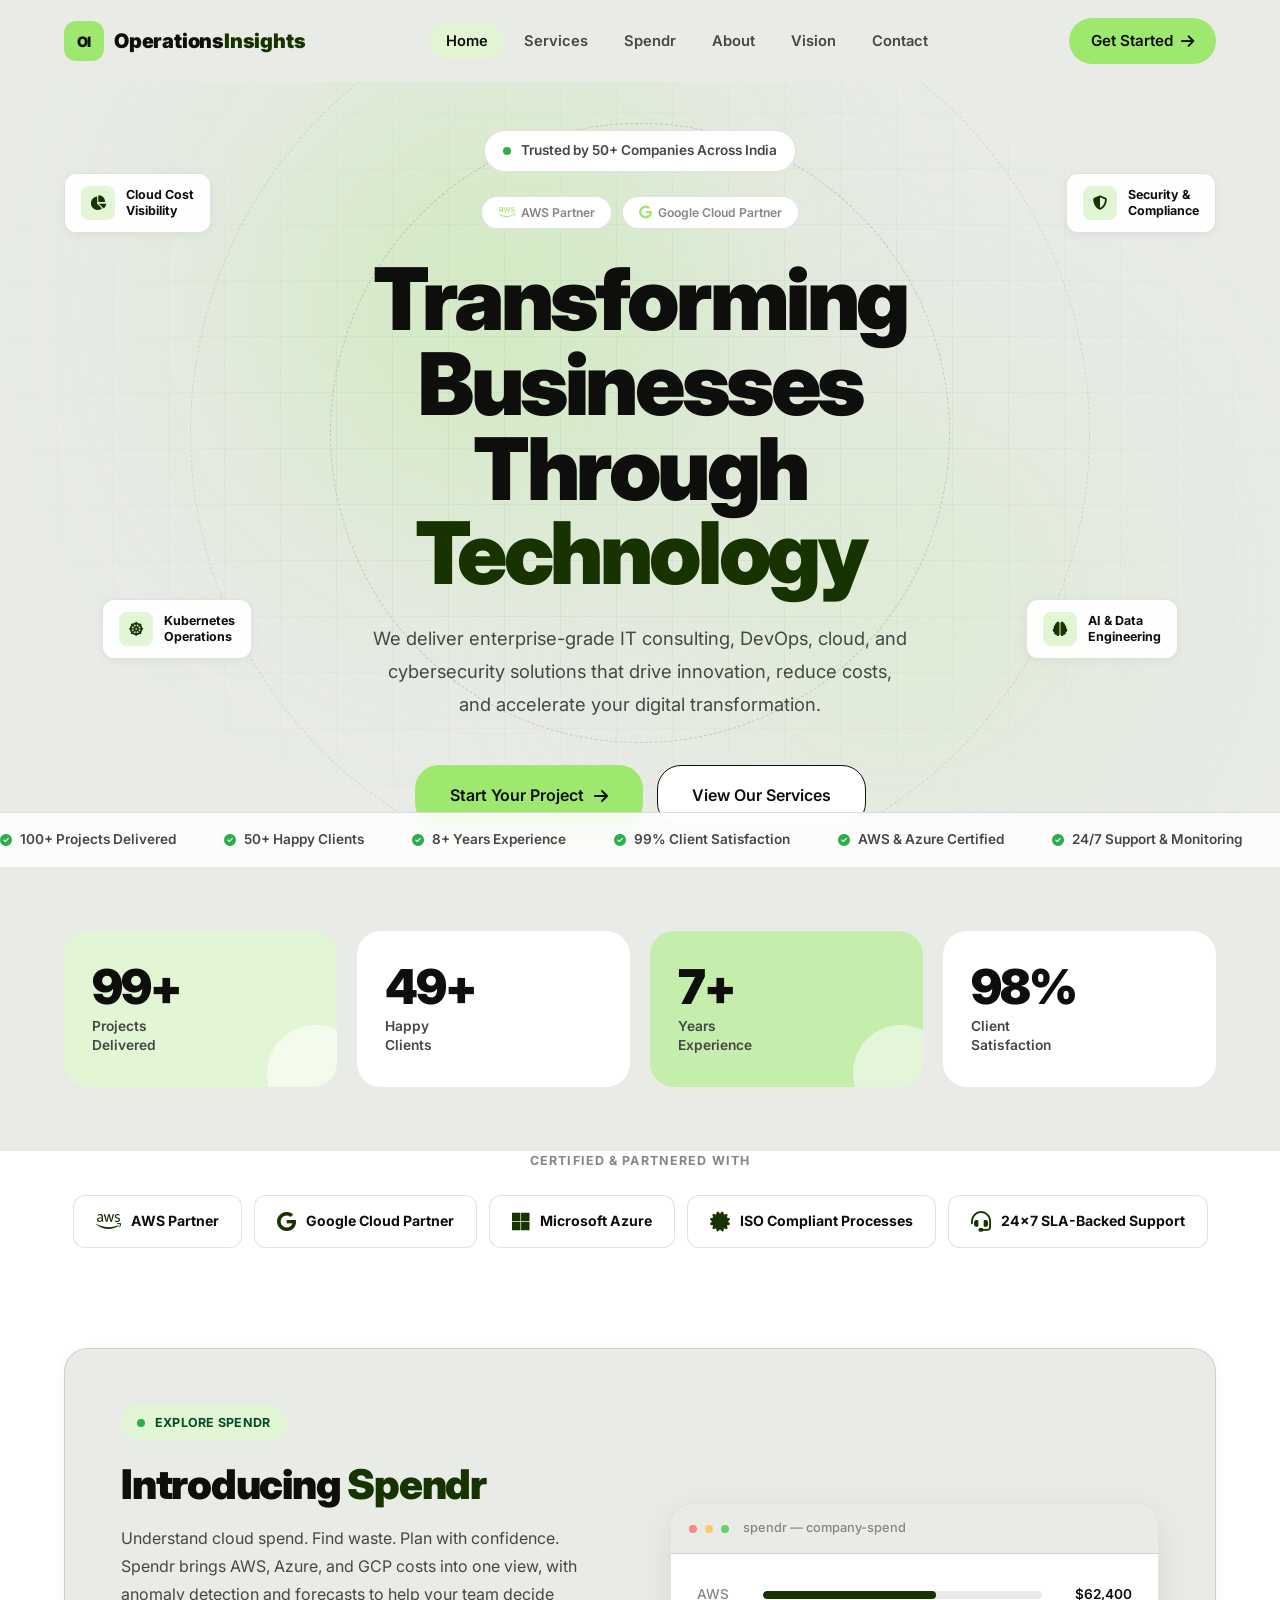
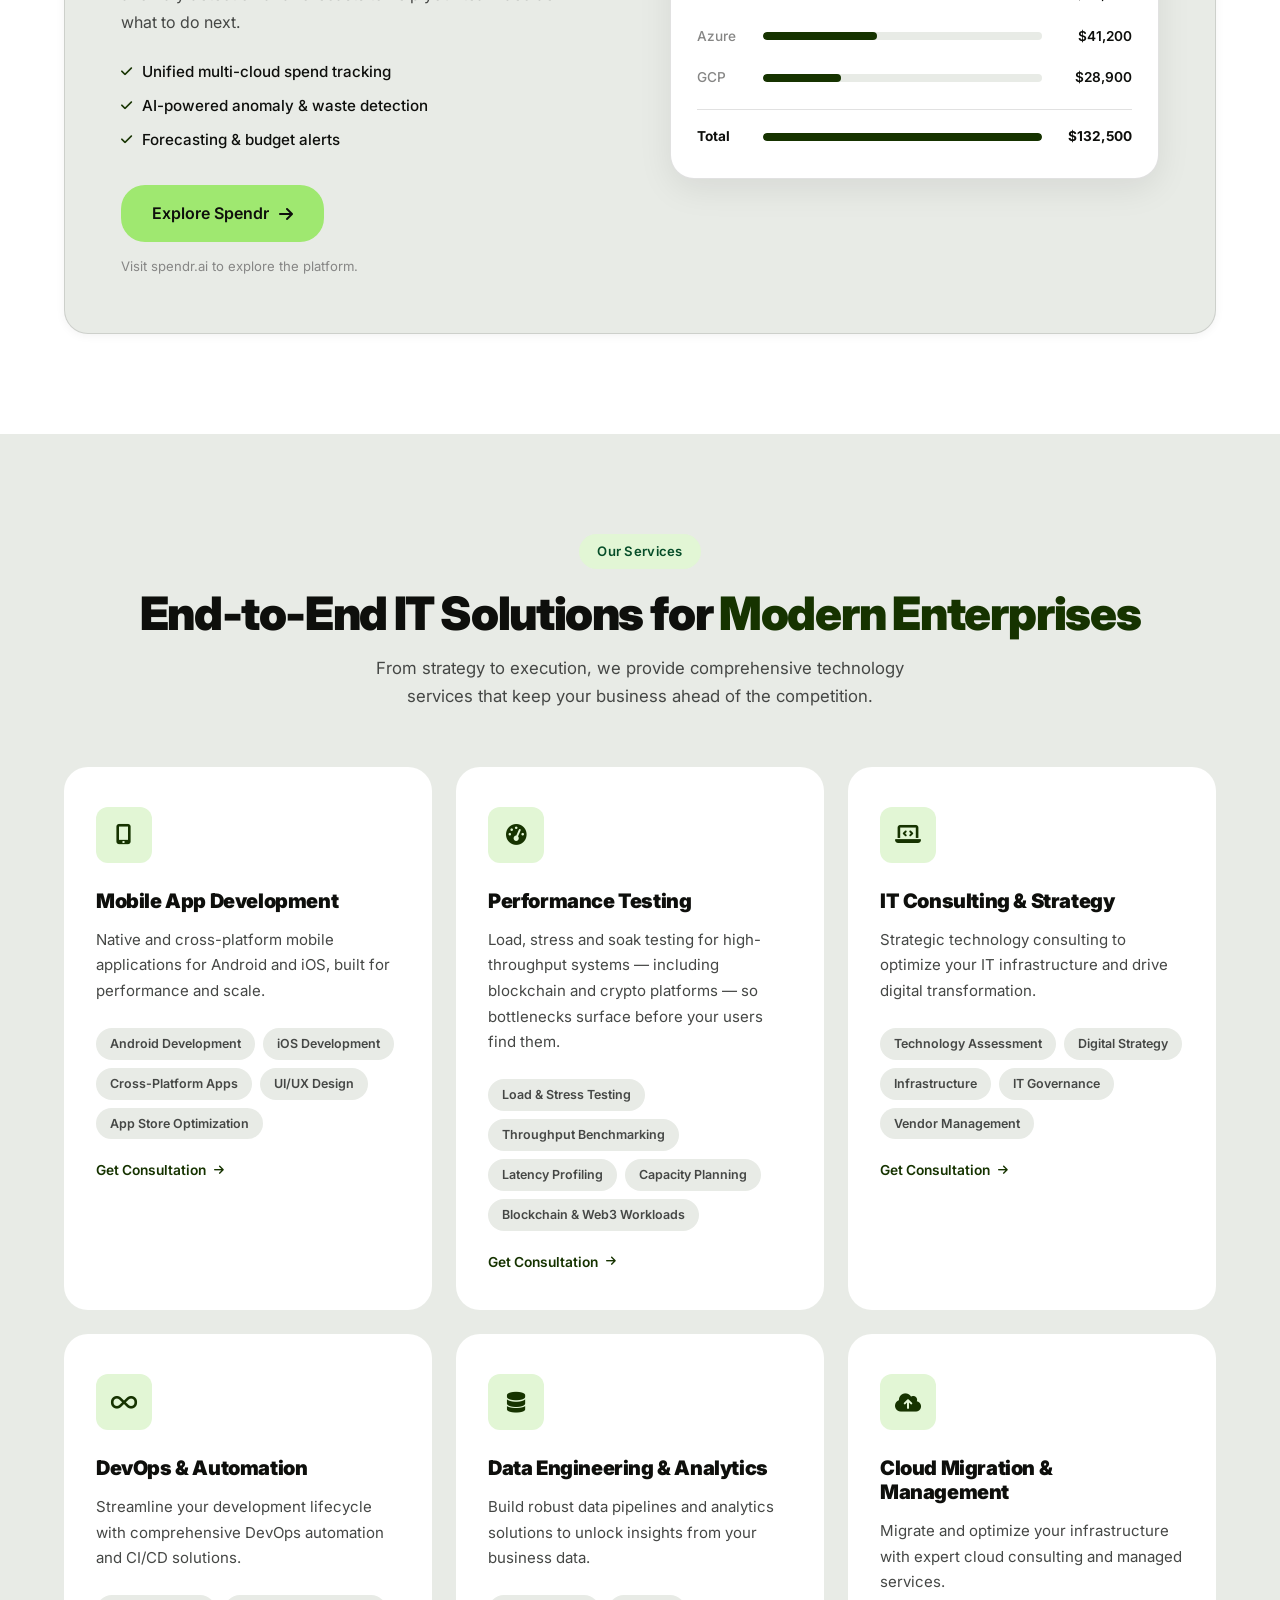
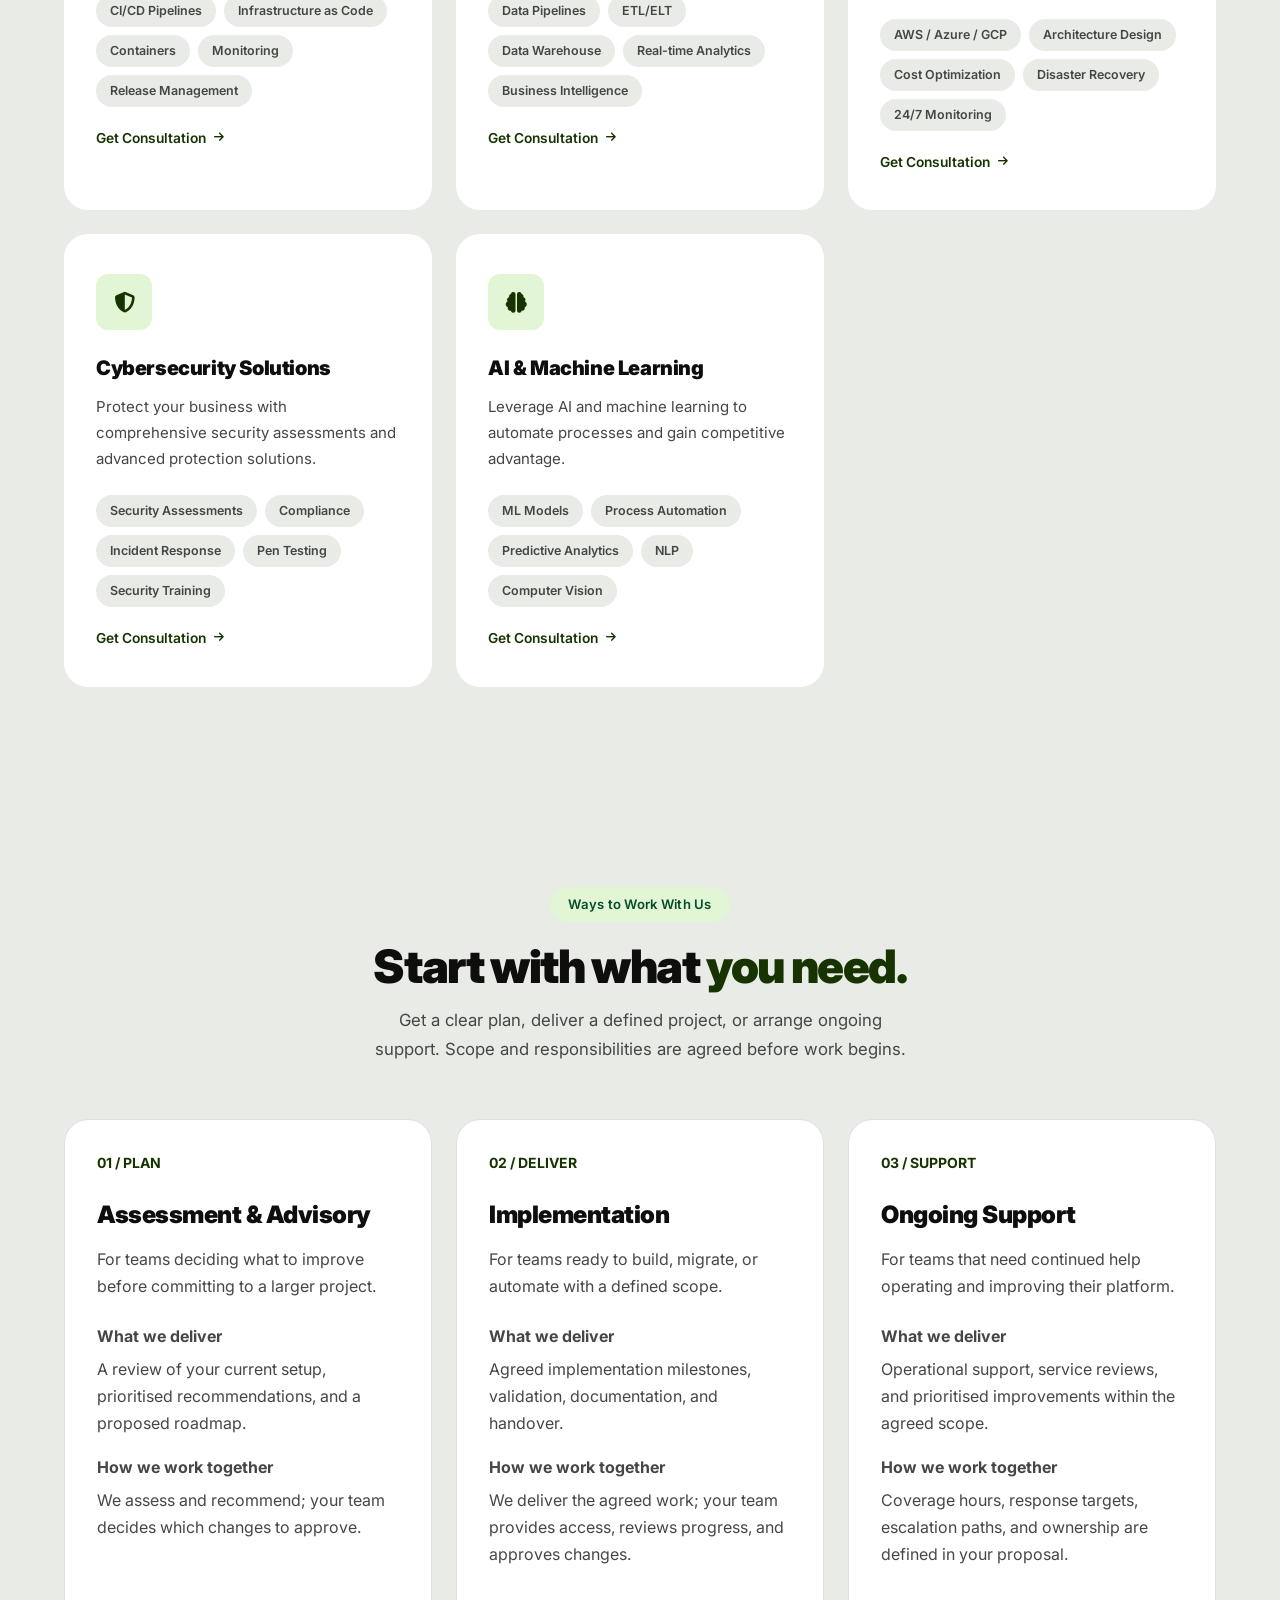
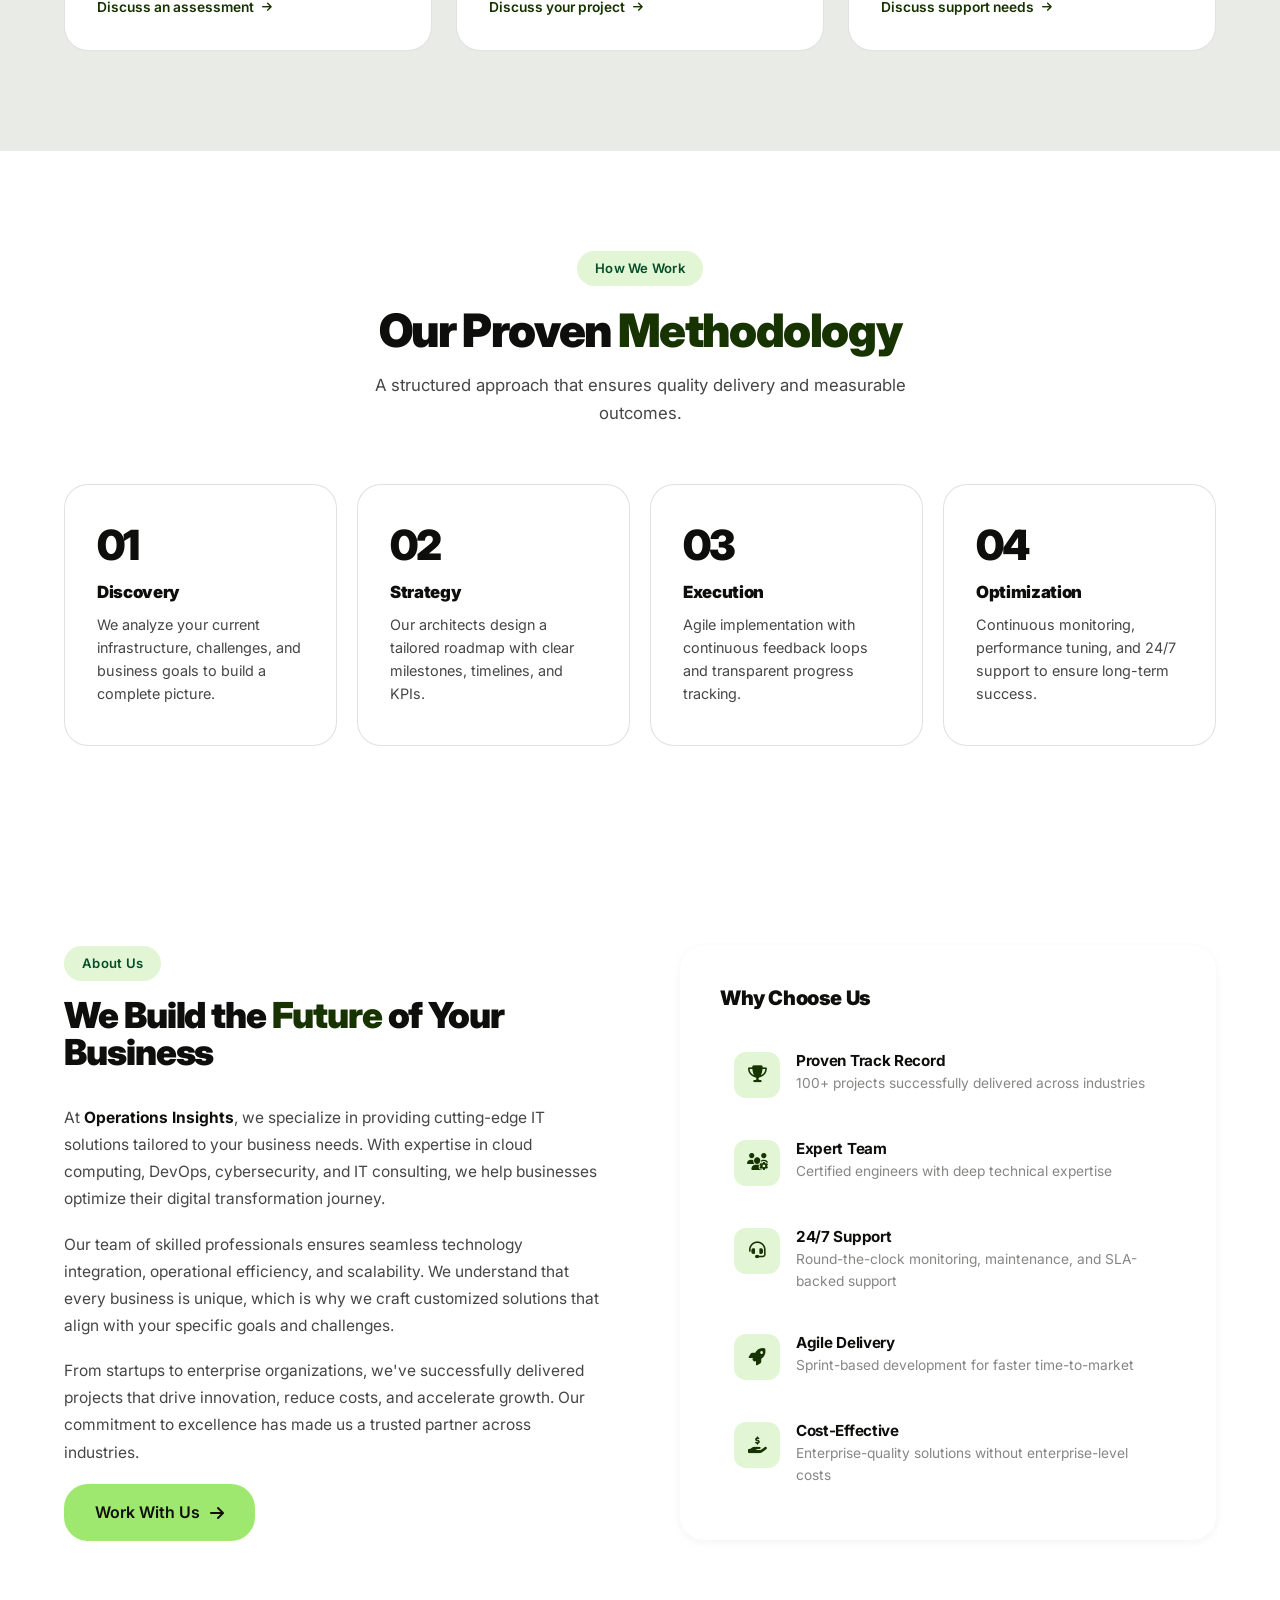
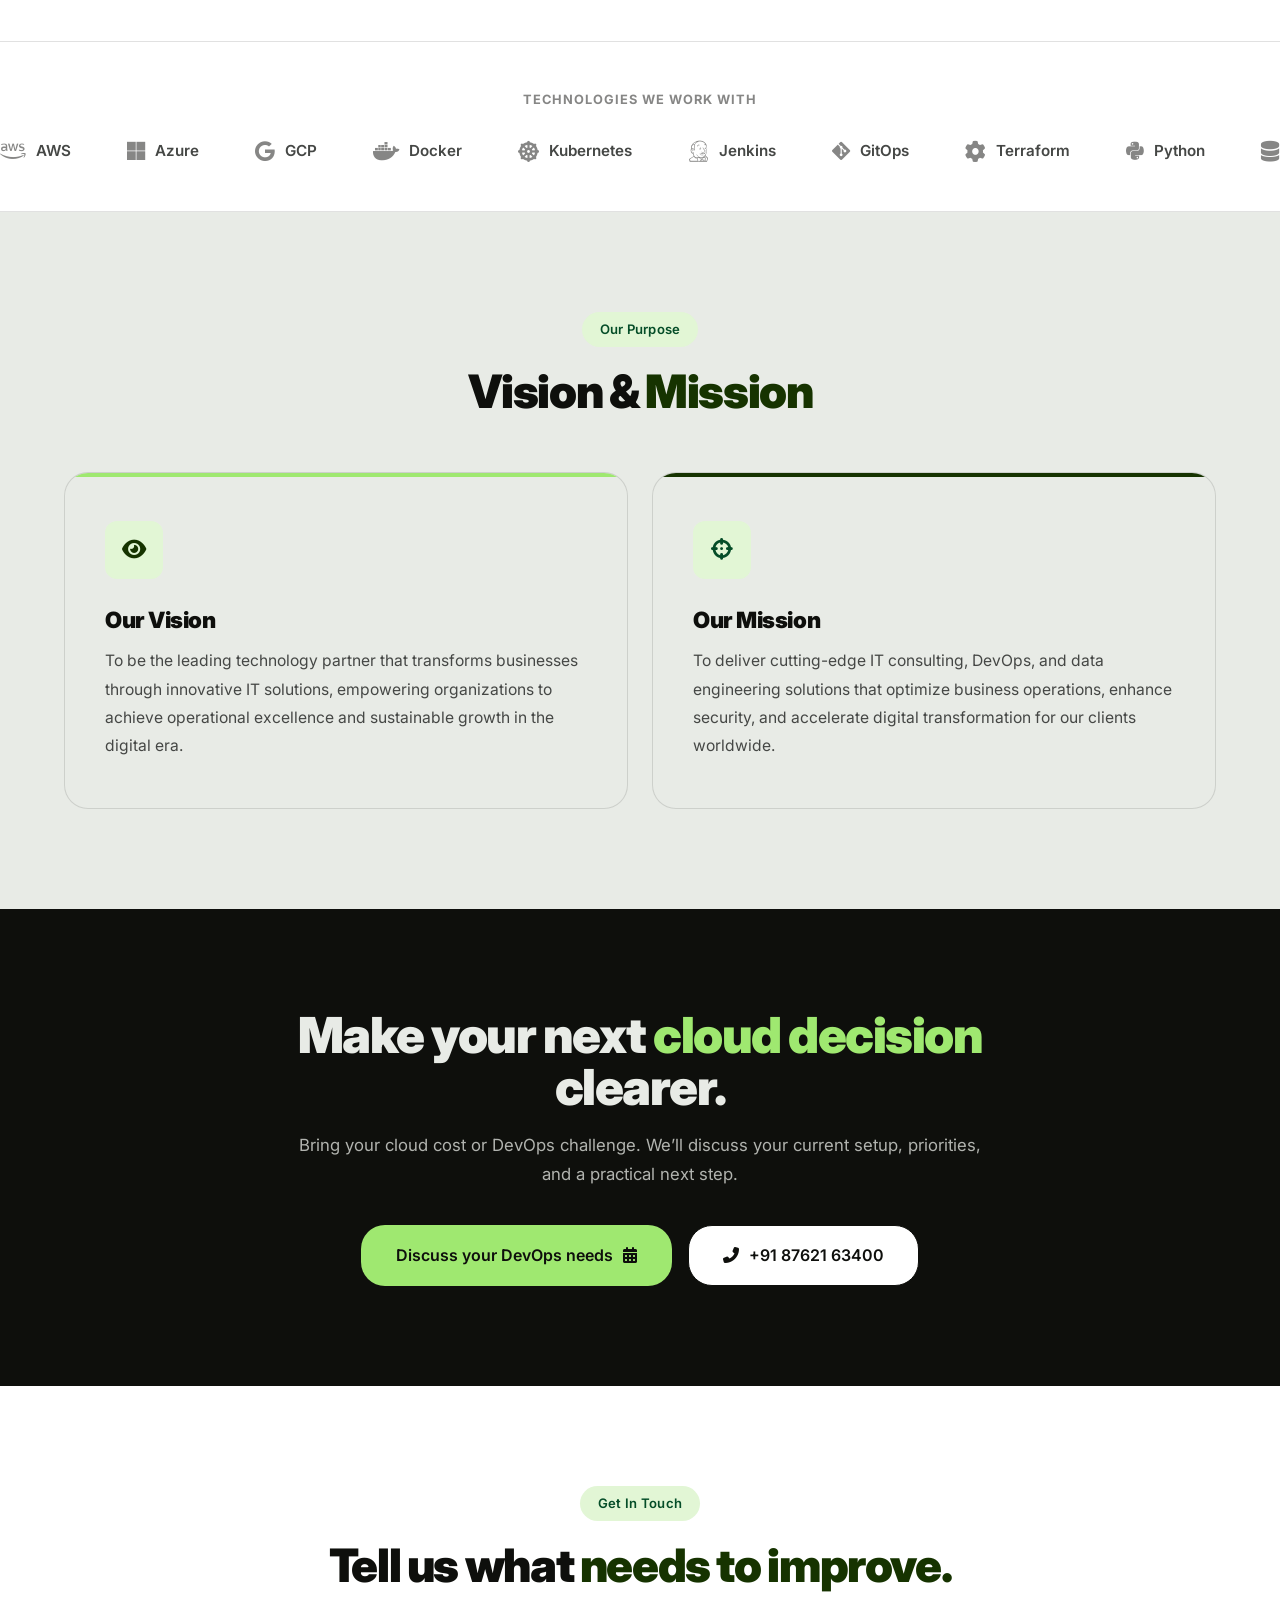
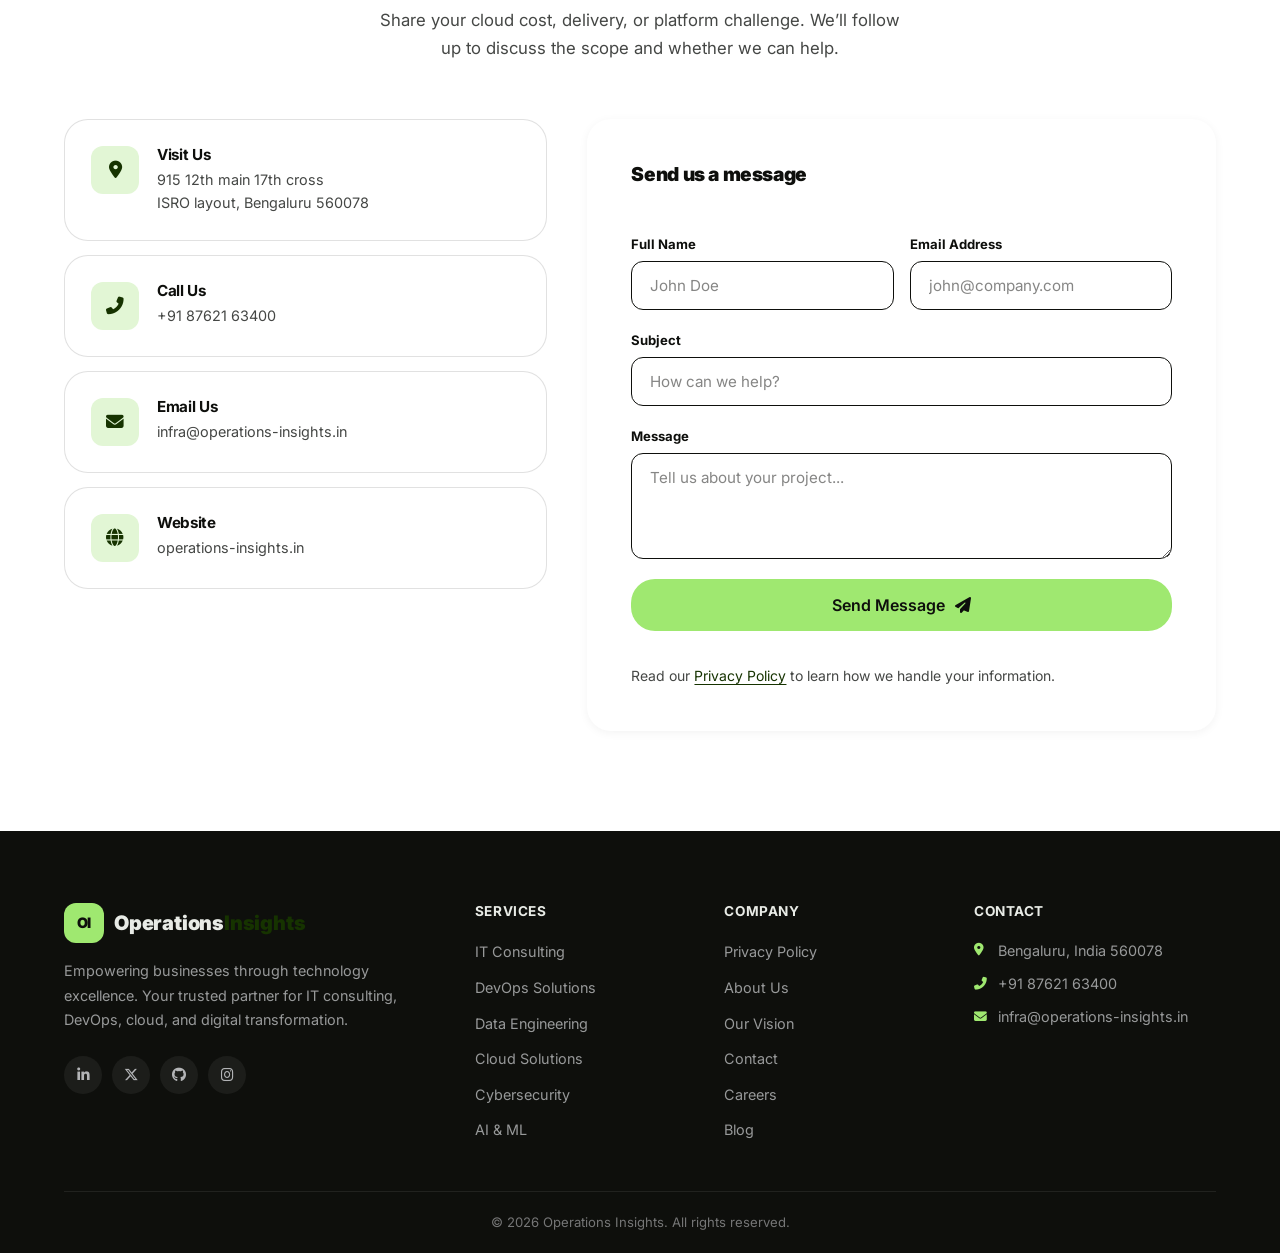
<file: index.html>
<!DOCTYPE html>
<html lang="en">
<head>
    <meta charset="UTF-8">
    <meta name="viewport" content="width=device-width, initial-scale=1.0">
    <title>Operations Insights | IT Consulting, DevOps, Cloud & Cybersecurity Solutions in Bengaluru</title>

    <!-- SEO Meta Tags -->
    <meta name="description" content="Operations Insights provides cutting-edge IT consulting, DevOps automation, cloud migration, cybersecurity, data engineering, mobile app development, performance testing, and AI solutions. Trusted by 50+ clients across India. Based in Bengaluru.">
    <meta name="keywords" content="IT consulting Bengaluru, DevOps solutions India, cloud migration services, cybersecurity solutions, data engineering, mobile app development, Android iOS development, performance testing, load testing, blockchain performance, AI machine learning, digital transformation, CI/CD pipeline, AWS Azure GCP, infrastructure optimization">
    <meta name="author" content="Operations Insights">
    <meta name="robots" content="index, follow">
    <meta name="language" content="English">
    <meta name="revisit-after" content="7 days">
    <meta name="theme-color" content="#9fe870">

    <!-- Open Graph / Facebook -->
    <meta property="og:type" content="website">
    <meta property="og:title" content="Operations Insights | Advanced IT Solutions & Digital Transformation">
    <meta property="og:description" content="Empowering businesses through technology excellence. IT Consulting, DevOps, Cloud, Cybersecurity, Data Engineering & AI solutions.">
    <meta property="og:site_name" content="Operations Insights">
    <meta property="og:locale" content="en_IN">
    <meta property="og:url" content="https://www.operations-insights.in/">
    <meta property="og:image" content="https://www.operations-insights.in/og-image.png">
    <meta property="og:image:width" content="1200">
    <meta property="og:image:height" content="630">
    <meta property="og:image:alt" content="Operations Insights — transforming businesses through technology">

    <!-- Twitter -->
    <meta name="twitter:card" content="summary_large_image">
    <meta name="twitter:title" content="Operations Insights | Advanced IT Solutions & Digital Transformation">
    <meta name="twitter:description" content="Empowering businesses through technology excellence. IT Consulting, DevOps, Cloud, Cybersecurity & AI solutions.">
    <meta name="twitter:image" content="https://www.operations-insights.in/og-image.png">
    <meta name="twitter:image:alt" content="Operations Insights — transforming businesses through technology">

    <!-- Canonical URL -->
    <link rel="canonical" href="https://www.operations-insights.in/">

    <!-- Favicons: real files, not data URIs — Google cannot crawl data: URIs -->
    <link rel="icon" href="/favicon.ico" sizes="any">
    <link rel="icon" type="image/png" sizes="192x192" href="/favicon-192x192.png">
    <link rel="icon" type="image/png" sizes="96x96" href="/favicon-96x96.png">
    <link rel="icon" type="image/png" sizes="48x48" href="/favicon-48x48.png">
    <link rel="apple-touch-icon" sizes="180x180" href="/apple-touch-icon.png">

    <!-- Preconnect for performance -->
    <link rel="preconnect" href="https://fonts.googleapis.com">
    <link rel="preconnect" href="https://fonts.gstatic.com" crossorigin>
    <link href="https://fonts.googleapis.com/css2?family=Inter:wght@400;500;600;700;900&display=swap" rel="stylesheet">
    <link rel="stylesheet" href="https://cdnjs.cloudflare.com/ajax/libs/font-awesome/6.5.1/css/all.min.css">
    <link rel="stylesheet" href="styles.css">

    <!-- Structured Data (JSON-LD) -->
    <script type="application/ld+json">
    {
        "@context": "https://schema.org",
        "@type": "Organization",
        "name": "Operations Insights",
        "description": "Advanced IT Solutions & Digital Transformation company based in Bengaluru, India",
        "url": "https://www.operations-insights.in",
        "logo": "https://www.operations-insights.in/logo.png",
        "contactPoint": {
            "@type": "ContactPoint",
            "telephone": "+91-87621-63400",
            "contactType": "customer service",
            "email": "infra@operations-insights.in",
            "areaServed": "IN",
            "availableLanguage": ["English", "Hindi"]
        },
        "address": {
            "@type": "PostalAddress",
            "streetAddress": "915 12th main 17th cross, ISRO layout",
            "addressLocality": "Bengaluru",
            "postalCode": "560078",
            "addressCountry": "IN"
        },
        "sameAs": ["https://www.linkedin.com/company/operations-insights/"],
        "foundingDate": "2016",
        "numberOfEmployees": {
            "@type": "QuantitativeValue",
            "minValue": 10,
            "maxValue": 50
        },
        "serviceArea": {
            "@type": "GeoCircle",
            "geoMidpoint": {
                "@type": "GeoCoordinates",
                "latitude": 12.9716,
                "longitude": 77.5946
            }
        }
    }
    </script>

    <!-- Services Schema -->
    <script type="application/ld+json">
    {
        "@context": "https://schema.org",
        "@type": "ItemList",
        "name": "Operations Insights Services",
        "itemListElement": [
            { "@type": "Service", "position": 1, "name": "IT Consulting & Strategy", "description": "Technology assessment, digital transformation strategy, infrastructure optimization, governance, and vendor management." },
            { "@type": "Service", "position": 2, "name": "DevOps & Automation", "description": "CI/CD pipeline implementation, infrastructure as code, container orchestration, monitoring, and release management." },
            { "@type": "Service", "position": 3, "name": "Data Engineering & Analytics", "description": "Data pipeline development, ETL/ELT processes, data warehouse design, real-time analytics, and business intelligence." },
            { "@type": "Service", "position": 4, "name": "Cloud Migration & Management", "description": "AWS/Azure/GCP migration, cloud architecture design, cost optimization, disaster recovery, and 24/7 monitoring." },
            { "@type": "Service", "position": 5, "name": "Cybersecurity Solutions", "description": "Security assessments, compliance auditing, incident response, penetration testing, and security training." },
            { "@type": "Service", "position": 6, "name": "AI & Machine Learning", "description": "ML model development, process automation, predictive analytics, natural language processing, and computer vision." },
            { "@type": "Service", "position": 7, "name": "Mobile App Development", "description": "Native and cross-platform mobile applications for Android and iOS, UI/UX design, and app store optimization." },
            { "@type": "Service", "position": 8, "name": "Performance Testing", "description": "Load, stress and soak testing, throughput benchmarking, latency profiling and capacity planning for high-throughput systems including blockchain and Web3 platforms." }
        ]
    }
    </script>
</head>
<body>
    <!-- Cursor Glow -->
    <div class="cursor-glow" id="cursorGlow"></div>

    <!-- Navigation -->
    <nav class="navbar" id="navbar" role="navigation" aria-label="Main navigation">
        <div class="nav-container">
            <a href="#" class="logo" aria-label="Operations Insights Home">
                <div class="logo-icon">OI</div>
                <span class="logo-text">Operations<span class="highlight">Insights</span></span>
            </a>
            <ul class="nav-links" id="navLinks">
                <li><a href="#home" class="active">Home</a></li>
                <li><a href="#services">Services</a></li>
                <li><a href="https://spendr.ai/">Spendr</a></li>
                <li><a href="#about">About</a></li>
                <li><a href="#vision">Vision</a></li>
                <li><a href="#contact">Contact</a></li>
            </ul>
            <a href="#contact" class="nav-cta">
                <span>Get Started</span>
                <i class="fas fa-arrow-right"></i>
            </a>
            <button class="hamburger" id="hamburger" aria-label="Toggle menu" aria-expanded="false">
                <span></span><span></span><span></span>
            </button>
        </div>
    </nav>

    <!-- Hero Section -->
    <section class="hero" id="home">
        <div class="hero-bg">
            <div class="hero-gradient"></div>
            <div class="hero-grid"></div>
            <div class="hero-glow hero-glow-1"></div>
            <div class="hero-glow hero-glow-2"></div>
            <div class="hero-ring hero-ring-1"></div>
            <div class="hero-ring hero-ring-2"></div>
        </div>
        <div class="hero-floats" aria-hidden="true">
            <div class="float-card float-card-1">
                <span class="float-icon"><i class="fas fa-chart-pie"></i></span>
                <span class="float-label">Cloud Cost<br>Visibility</span>
            </div>
            <div class="float-card float-card-2">
                <span class="float-icon"><i class="fas fa-infinity"></i></span>
                <span class="float-label">DevOps<br>Automation</span>
            </div>
            <div class="float-card float-card-3">
                <span class="float-icon"><i class="fas fa-dharmachakra"></i></span>
                <span class="float-label">Kubernetes<br>Operations</span>
            </div>
            <div class="float-card float-card-4">
                <span class="float-icon"><i class="fas fa-shield-halved"></i></span>
                <span class="float-label">Security &amp;<br>Compliance</span>
            </div>
            <div class="float-card float-card-5">
                <span class="float-icon"><i class="fas fa-headset"></i></span>
                <span class="float-label">24&times;7 Managed<br>Support</span>
            </div>
            <div class="float-card float-card-6">
                <span class="float-icon"><i class="fas fa-brain"></i></span>
                <span class="float-label">AI &amp; Data<br>Engineering</span>
            </div>
        </div>
        <div class="hero-content">
            <div class="hero-badge" data-animate="fade-up">
                <div class="badge-dot"></div>
                Trusted by 50+ Companies Across India
            </div>
            <div class="partner-badges" data-animate="fade-up" data-delay="50">
                <span class="partner-badge"><i class="fab fa-aws"></i> AWS Partner</span>
                <span class="partner-badge"><i class="fab fa-google"></i> Google Cloud Partner</span>
            </div>
            <h1 data-animate="fade-up" data-delay="100">
                Transforming Businesses<br>Through <span class="gradient-text">Technology</span>
            </h1>
            <p class="hero-subtitle" data-animate="fade-up" data-delay="200">
                We deliver enterprise-grade IT consulting, DevOps, cloud, and cybersecurity solutions that drive innovation, reduce costs, and accelerate your digital transformation.
            </p>
            <div class="hero-actions" data-animate="fade-up" data-delay="300">
                <a href="#contact" class="btn btn-primary btn-lg">
                    Start Your Project
                    <i class="fas fa-arrow-right"></i>
                </a>
                <a href="#services" class="btn btn-glass btn-lg">
                    View Our Services
                </a>
            </div>
        </div>
        <!-- Marquee Trust Bar -->
        <div class="trust-bar">
            <div class="trust-bar-inner">
                <div class="marquee-track">
                    <div class="marquee-content">
                        <span class="trust-item"><i class="fas fa-check-circle"></i> 100+ Projects Delivered</span>
                        <span class="trust-item"><i class="fas fa-check-circle"></i> 50+ Happy Clients</span>
                        <span class="trust-item"><i class="fas fa-check-circle"></i> 8+ Years Experience</span>
                        <span class="trust-item"><i class="fas fa-check-circle"></i> 99% Client Satisfaction</span>
                        <span class="trust-item"><i class="fas fa-check-circle"></i> AWS & Azure Certified</span>
                        <span class="trust-item"><i class="fas fa-check-circle"></i> 24/7 Support & Monitoring</span>
                        <span class="trust-item"><i class="fas fa-check-circle"></i> ISO Compliant Processes</span>
                        <span class="trust-item"><i class="fas fa-check-circle"></i> 100+ Projects Delivered</span>
                        <span class="trust-item"><i class="fas fa-check-circle"></i> 50+ Happy Clients</span>
                        <span class="trust-item"><i class="fas fa-check-circle"></i> 8+ Years Experience</span>
                        <span class="trust-item"><i class="fas fa-check-circle"></i> 99% Client Satisfaction</span>
                        <span class="trust-item"><i class="fas fa-check-circle"></i> AWS & Azure Certified</span>
                        <span class="trust-item"><i class="fas fa-check-circle"></i> 24/7 Support & Monitoring</span>
                        <span class="trust-item"><i class="fas fa-check-circle"></i> ISO Compliant Processes</span>
                    </div>
                </div>
            </div>
        </div>
    </section>

    <!-- Stats Ribbon -->
    <section class="stats-ribbon" aria-label="Company statistics">
        <div class="container">
            <div class="stats-row" data-animate="fade-up">
                <div class="ribbon-stat">
                    <div class="ribbon-num"><span class="counter" data-count="100">0</span>+</div>
                    <div class="ribbon-label">Projects<br>Delivered</div>
                </div>
                <div class="ribbon-stat">
                    <div class="ribbon-num"><span class="counter" data-count="50">0</span>+</div>
                    <div class="ribbon-label">Happy<br>Clients</div>
                </div>
                <div class="ribbon-stat">
                    <div class="ribbon-num"><span class="counter" data-count="8">0</span>+</div>
                    <div class="ribbon-label">Years<br>Experience</div>
                </div>
                <div class="ribbon-stat">
                    <div class="ribbon-num"><span class="counter" data-count="99">0</span>%</div>
                    <div class="ribbon-label">Client<br>Satisfaction</div>
                </div>
            </div>
        </div>
    </section>

    <!-- Credentials Strip -->
    <section class="credentials" aria-label="Partnerships and certifications">
        <div class="container">
            <p class="credentials-label">Certified &amp; Partnered With</p>
            <div class="credentials-row" data-animate="fade-up">
                <div class="credential"><i class="fab fa-aws"></i><span>AWS Partner</span></div>
                <div class="credential"><i class="fab fa-google"></i><span>Google Cloud Partner</span></div>
                <div class="credential"><i class="fab fa-microsoft"></i><span>Microsoft Azure</span></div>
                <div class="credential"><i class="fas fa-certificate"></i><span>ISO Compliant Processes</span></div>
                <div class="credential"><i class="fas fa-headset"></i><span>24&times;7 SLA-Backed Support</span></div>
            </div>
        </div>
    </section>

    <!-- Spendr Product Teaser -->
    <section class="section finops" id="finops" aria-label="Spendr - cloud cost management">
        <div class="container">
            <div class="finops-panel finops-panel-link" data-animate="fade-up">
                <a href="https://spendr.ai/" class="finops-panel-hit" aria-label="Explore Spendr"></a>
                <div class="finops-left">
                    <span class="launch-badge"><span class="badge-dot"></span> Explore Spendr</span>
                    <h2><a href="https://spendr.ai/" class="finops-title-link">Introducing <span class="gradient-text">Spendr</span></a></h2>
                    <p class="finops-desc">Understand cloud spend. Find waste. Plan with confidence. Spendr brings AWS, Azure, and GCP costs into one view, with anomaly detection and forecasts to help your team decide what to do next.</p>
                    <ul class="finops-points">
                        <li><i class="fas fa-check"></i> Unified multi-cloud spend tracking</li>
                        <li><i class="fas fa-check"></i> AI-powered anomaly & waste detection</li>
                        <li><i class="fas fa-check"></i> Forecasting & budget alerts</li>
                    </ul>
                    <div class="finops-actions">
                        <a href="https://spendr.ai/" class="btn btn-primary">Explore Spendr <i class="fas fa-arrow-right"></i></a>

                    </div>
                    <p class="waitlist-note">Visit spendr.ai to explore the platform.</p>
                </div>
                <div class="finops-right">
                    <div class="finops-mock">
                        <div class="finops-mock-header">
                            <span class="mock-dot mock-dot-1"></span>
                            <span class="mock-dot mock-dot-2"></span>
                            <span class="mock-dot mock-dot-3"></span>
                            <span class="mock-title">spendr — company-spend</span>
                        </div>
                        <div class="finops-mock-body">
                            <div class="mock-row">
                                <span class="mock-label">AWS</span>
                                <div class="mock-bar"><div class="mock-fill" data-width="62"></div></div>
                                <span class="mock-value">$62,400</span>
                            </div>
                            <div class="mock-row">
                                <span class="mock-label">Azure</span>
                                <div class="mock-bar"><div class="mock-fill" data-width="41"></div></div>
                                <span class="mock-value">$41,200</span>
                            </div>
                            <div class="mock-row">
                                <span class="mock-label">GCP</span>
                                <div class="mock-bar"><div class="mock-fill" data-width="28"></div></div>
                                <span class="mock-value">$28,900</span>
                            </div>
                            <div class="mock-row mock-row-total">
                                <span class="mock-label">Total</span>
                                <div class="mock-bar"><div class="mock-fill" data-width="100"></div></div>
                                <span class="mock-value">$132,500</span>
                            </div>
                        </div>
                    </div>
                </div>
            </div>
        </div>
    </section>

    <!-- Services Section -->
    <section class="section services" id="services" aria-label="Our services">
        <div class="container">
            <div class="section-header" data-animate="fade-up">
                <span class="section-tag">Our Services</span>
                <h2>End-to-End IT Solutions for <span class="gradient-text">Modern Enterprises</span></h2>
                <p class="section-desc">From strategy to execution, we provide comprehensive technology services that keep your business ahead of the competition.</p>
            </div>
            <div class="services-grid">
                <article class="service-card" data-animate="fade-up" data-delay="0">
                    <div class="service-card-inner">
                        <div class="service-icon-wrap"><i class="fas fa-mobile-alt"></i></div>
                        <h3>Mobile App Development</h3>
                        <p>Native and cross-platform mobile applications for Android and iOS, built for performance and scale.</p>
                        <ul class="service-tags">
                            <li>Android Development</li>
                            <li>iOS Development</li>
                            <li>Cross-Platform Apps</li>
                            <li>UI/UX Design</li>
                            <li>App Store Optimization</li>
                        </ul>
                        <a href="#contact" class="card-link">Get Consultation <i class="fas fa-arrow-right"></i></a>
                    </div>
                </article>
                <article class="service-card" data-animate="fade-up" data-delay="80">
                    <div class="service-card-inner">
                        <div class="service-icon-wrap"><i class="fas fa-gauge-high"></i></div>
                        <h3>Performance Testing</h3>
                        <p>Load, stress and soak testing for high-throughput systems &mdash; including blockchain and crypto platforms &mdash; so bottlenecks surface before your users find them.</p>
                        <ul class="service-tags">
                            <li>Load &amp; Stress Testing</li>
                            <li>Throughput Benchmarking</li>
                            <li>Latency Profiling</li>
                            <li>Capacity Planning</li>
                            <li>Blockchain &amp; Web3 Workloads</li>
                        </ul>
                        <a href="#contact" class="card-link">Get Consultation <i class="fas fa-arrow-right"></i></a>
                    </div>
                </article>
                <article class="service-card" data-animate="fade-up" data-delay="160">
                    <div class="service-card-inner">
                        <div class="service-icon-wrap"><i class="fas fa-laptop-code"></i></div>
                        <h3>IT Consulting & Strategy</h3>
                        <p>Strategic technology consulting to optimize your IT infrastructure and drive digital transformation.</p>
                        <ul class="service-tags">
                            <li>Technology Assessment</li>
                            <li>Digital Strategy</li>
                            <li>Infrastructure</li>
                            <li>IT Governance</li>
                            <li>Vendor Management</li>
                        </ul>
                        <a href="#contact" class="card-link">Get Consultation <i class="fas fa-arrow-right"></i></a>
                    </div>
                </article>
                <article class="service-card" data-animate="fade-up" data-delay="0">
                    <div class="service-card-inner">
                        <div class="service-icon-wrap"><i class="fas fa-infinity"></i></div>
                        <h3>DevOps & Automation</h3>
                        <p>Streamline your development lifecycle with comprehensive DevOps automation and CI/CD solutions.</p>
                        <ul class="service-tags">
                            <li>CI/CD Pipelines</li>
                            <li>Infrastructure as Code</li>
                            <li>Containers</li>
                            <li>Monitoring</li>
                            <li>Release Management</li>
                        </ul>
                        <a href="#contact" class="card-link">Get Consultation <i class="fas fa-arrow-right"></i></a>
                    </div>
                </article>
                <article class="service-card" data-animate="fade-up" data-delay="80">
                    <div class="service-card-inner">
                        <div class="service-icon-wrap"><i class="fas fa-database"></i></div>
                        <h3>Data Engineering & Analytics</h3>
                        <p>Build robust data pipelines and analytics solutions to unlock insights from your business data.</p>
                        <ul class="service-tags">
                            <li>Data Pipelines</li>
                            <li>ETL/ELT</li>
                            <li>Data Warehouse</li>
                            <li>Real-time Analytics</li>
                            <li>Business Intelligence</li>
                        </ul>
                        <a href="#contact" class="card-link">Get Consultation <i class="fas fa-arrow-right"></i></a>
                    </div>
                </article>
                <article class="service-card" data-animate="fade-up" data-delay="160">
                    <div class="service-card-inner">
                        <div class="service-icon-wrap"><i class="fas fa-cloud-upload-alt"></i></div>
                        <h3>Cloud Migration & Management</h3>
                        <p>Migrate and optimize your infrastructure with expert cloud consulting and managed services.</p>
                        <ul class="service-tags">
                            <li>AWS / Azure / GCP</li>
                            <li>Architecture Design</li>
                            <li>Cost Optimization</li>
                            <li>Disaster Recovery</li>
                            <li>24/7 Monitoring</li>
                        </ul>
                        <a href="#contact" class="card-link">Get Consultation <i class="fas fa-arrow-right"></i></a>
                    </div>
                </article>
                <article class="service-card" data-animate="fade-up" data-delay="0">
                    <div class="service-card-inner">
                        <div class="service-icon-wrap"><i class="fas fa-shield-alt"></i></div>
                        <h3>Cybersecurity Solutions</h3>
                        <p>Protect your business with comprehensive security assessments and advanced protection solutions.</p>
                        <ul class="service-tags">
                            <li>Security Assessments</li>
                            <li>Compliance</li>
                            <li>Incident Response</li>
                            <li>Pen Testing</li>
                            <li>Security Training</li>
                        </ul>
                        <a href="#contact" class="card-link">Get Consultation <i class="fas fa-arrow-right"></i></a>
                    </div>
                </article>
                <article class="service-card" data-animate="fade-up" data-delay="80">
                    <div class="service-card-inner">
                        <div class="service-icon-wrap"><i class="fas fa-brain"></i></div>
                        <h3>AI & Machine Learning</h3>
                        <p>Leverage AI and machine learning to automate processes and gain competitive advantage.</p>
                        <ul class="service-tags">
                            <li>ML Models</li>
                            <li>Process Automation</li>
                            <li>Predictive Analytics</li>
                            <li>NLP</li>
                            <li>Computer Vision</li>
                        </ul>
                        <a href="#contact" class="card-link">Get Consultation <i class="fas fa-arrow-right"></i></a>
                    </div>
                </article>
            </div>
        </div>
    </section>

    <!-- Engagement options -->
    <section class="section engagements" id="engagements" aria-label="Ways to work with us">
        <div class="container">
            <div class="section-header" data-animate="fade-up">
                <span class="section-tag">Ways to Work With Us</span>
                <h2>Start with what <span class="gradient-text">you need.</span></h2>
                <p class="section-desc">Get a clear plan, deliver a defined project, or arrange ongoing support. Scope and responsibilities are agreed before work begins.</p>
            </div>
            <div class="engagement-grid">
                <article class="engagement-card" data-animate="fade-up">
                    <span class="engagement-number">01 / PLAN</span>
                    <h3>Assessment &amp; Advisory</h3>
                    <p>For teams deciding what to improve before committing to a larger project.</p>
                    <dl><dt>What we deliver</dt><dd>A review of your current setup, prioritised recommendations, and a proposed roadmap.</dd><dt>How we work together</dt><dd>We assess and recommend; your team decides which changes to approve.</dd></dl>
                    <a href="#contact" class="card-link" data-enquiry="Assessment and advisory enquiry">Discuss an assessment <i class="fas fa-arrow-right" aria-hidden="true"></i></a>
                </article>
                <article class="engagement-card" data-animate="fade-up" data-delay="100">
                    <span class="engagement-number">02 / DELIVER</span>
                    <h3>Implementation</h3>
                    <p>For teams ready to build, migrate, or automate with a defined scope.</p>
                    <dl><dt>What we deliver</dt><dd>Agreed implementation milestones, validation, documentation, and handover.</dd><dt>How we work together</dt><dd>We deliver the agreed work; your team provides access, reviews progress, and approves changes.</dd></dl>
                    <a href="#contact" class="card-link" data-enquiry="DevOps and cloud implementation enquiry">Discuss your project <i class="fas fa-arrow-right" aria-hidden="true"></i></a>
                </article>
                <article class="engagement-card" data-animate="fade-up" data-delay="200">
                    <span class="engagement-number">03 / SUPPORT</span>
                    <h3>Ongoing Support</h3>
                    <p>For teams that need continued help operating and improving their platform.</p>
                    <dl><dt>What we deliver</dt><dd>Operational support, service reviews, and prioritised improvements within the agreed scope.</dd><dt>How we work together</dt><dd>Coverage hours, response targets, escalation paths, and ownership are defined in your proposal.</dd></dl>
                    <a href="#contact" class="card-link" data-enquiry="Ongoing platform support enquiry">Discuss support needs <i class="fas fa-arrow-right" aria-hidden="true"></i></a>
                </article>
            </div>
        </div>
    </section>

    <!-- Process Section -->
    <section class="section process" aria-label="Our process">
        <div class="container">
            <div class="section-header" data-animate="fade-up">
                <span class="section-tag">How We Work</span>
                <h2>Our Proven <span class="gradient-text">Methodology</span></h2>
                <p class="section-desc">A structured approach that ensures quality delivery and measurable outcomes.</p>
            </div>
            <div class="process-grid" data-animate="fade-up" data-delay="100">
                <div class="process-step">
                    <div class="step-number">01</div>
                    <div class="step-line"></div>
                    <h4>Discovery</h4>
                    <p>We analyze your current infrastructure, challenges, and business goals to build a complete picture.</p>
                </div>
                <div class="process-step">
                    <div class="step-number">02</div>
                    <div class="step-line"></div>
                    <h4>Strategy</h4>
                    <p>Our architects design a tailored roadmap with clear milestones, timelines, and KPIs.</p>
                </div>
                <div class="process-step">
                    <div class="step-number">03</div>
                    <div class="step-line"></div>
                    <h4>Execution</h4>
                    <p>Agile implementation with continuous feedback loops and transparent progress tracking.</p>
                </div>
                <div class="process-step">
                    <div class="step-number">04</div>
                    <h4>Optimization</h4>
                    <p>Continuous monitoring, performance tuning, and 24/7 support to ensure long-term success.</p>
                </div>
            </div>
        </div>
    </section>

    <!-- About Section -->
    <section class="section about" id="about" aria-label="About us">
        <div class="container">
            <div class="about-grid">
                <div class="about-left" data-animate="fade-up">
                    <span class="section-tag">About Us</span>
                    <h2>We Build the <span class="gradient-text">Future</span> of Your Business</h2>
                    <div class="about-text">
                        <p>At <strong>Operations Insights</strong>, we specialize in providing cutting-edge IT solutions tailored to your business needs. With expertise in cloud computing, DevOps, cybersecurity, and IT consulting, we help businesses optimize their digital transformation journey.</p>
                        <p>Our team of skilled professionals ensures seamless technology integration, operational efficiency, and scalability. We understand that every business is unique, which is why we craft customized solutions that align with your specific goals and challenges.</p>
                        <p>From startups to enterprise organizations, we've successfully delivered projects that drive innovation, reduce costs, and accelerate growth. Our commitment to excellence has made us a trusted partner across industries.</p>
                    </div>
                    <a href="#contact" class="btn btn-primary">
                        Work With Us <i class="fas fa-arrow-right"></i>
                    </a>
                </div>
                <div class="about-right" data-animate="fade-up" data-delay="200">
                    <div class="why-choose">
                        <h3>Why Choose Us</h3>
                        <div class="choose-list">
                            <div class="choose-item">
                                <div class="choose-icon"><i class="fas fa-trophy"></i></div>
                                <div>
                                    <h4>Proven Track Record</h4>
                                    <p>100+ projects successfully delivered across industries</p>
                                </div>
                            </div>
                            <div class="choose-item">
                                <div class="choose-icon"><i class="fas fa-users-cog"></i></div>
                                <div>
                                    <h4>Expert Team</h4>
                                    <p>Certified engineers with deep technical expertise</p>
                                </div>
                            </div>
                            <div class="choose-item">
                                <div class="choose-icon"><i class="fas fa-headset"></i></div>
                                <div>
                                    <h4>24/7 Support</h4>
                                    <p>Round-the-clock monitoring, maintenance, and SLA-backed support</p>
                                </div>
                            </div>
                            <div class="choose-item">
                                <div class="choose-icon"><i class="fas fa-rocket"></i></div>
                                <div>
                                    <h4>Agile Delivery</h4>
                                    <p>Sprint-based development for faster time-to-market</p>
                                </div>
                            </div>
                            <div class="choose-item">
                                <div class="choose-icon"><i class="fas fa-hand-holding-usd"></i></div>
                                <div>
                                    <h4>Cost-Effective</h4>
                                    <p>Enterprise-quality solutions without enterprise-level costs</p>
                                </div>
                            </div>
                        </div>
                    </div>
                </div>
            </div>
        </div>
    </section>

    <!-- Tech Stack Marquee -->
    <section class="tech-marquee" aria-label="Technologies we use">
        <div class="container">
            <p class="tech-label">Technologies We Work With</p>
        </div>
        <div class="marquee-track">
            <div class="marquee-content tech-marquee-content">
                <span class="tech-item"><i class="fab fa-aws"></i> AWS</span>
                <span class="tech-item"><i class="fab fa-microsoft"></i> Azure</span>
                <span class="tech-item"><i class="fab fa-google"></i> GCP</span>
                <span class="tech-item"><i class="fab fa-docker"></i> Docker</span>
                <span class="tech-item"><i class="fas fa-dharmachakra"></i> Kubernetes</span>
                <span class="tech-item"><i class="fab fa-jenkins"></i> Jenkins</span>
                <span class="tech-item"><i class="fab fa-git-alt"></i> GitOps</span>
                <span class="tech-item"><i class="fas fa-cog"></i> Terraform</span>
                <span class="tech-item"><i class="fab fa-python"></i> Python</span>
                <span class="tech-item"><i class="fas fa-database"></i> PostgreSQL</span>
                <span class="tech-item"><i class="fas fa-fire"></i> Spark</span>
                <span class="tech-item"><i class="fas fa-chart-line"></i> Grafana</span>
                <span class="tech-item"><i class="fab fa-aws"></i> AWS</span>
                <span class="tech-item"><i class="fab fa-microsoft"></i> Azure</span>
                <span class="tech-item"><i class="fab fa-google"></i> GCP</span>
                <span class="tech-item"><i class="fab fa-docker"></i> Docker</span>
                <span class="tech-item"><i class="fas fa-dharmachakra"></i> Kubernetes</span>
                <span class="tech-item"><i class="fab fa-jenkins"></i> Jenkins</span>
                <span class="tech-item"><i class="fab fa-git-alt"></i> GitOps</span>
                <span class="tech-item"><i class="fas fa-cog"></i> Terraform</span>
                <span class="tech-item"><i class="fab fa-python"></i> Python</span>
                <span class="tech-item"><i class="fas fa-database"></i> PostgreSQL</span>
                <span class="tech-item"><i class="fas fa-fire"></i> Spark</span>
                <span class="tech-item"><i class="fas fa-chart-line"></i> Grafana</span>
            </div>
        </div>
    </section>

    <!-- Vision & Mission -->
    <section class="section vision-mission" id="vision" aria-label="Vision and Mission">
        <div class="container">
            <div class="section-header" data-animate="fade-up">
                <span class="section-tag">Our Purpose</span>
                <h2>Vision & <span class="gradient-text">Mission</span></h2>
            </div>
            <div class="vm-grid">
                <div class="vm-card" data-animate="fade-up" data-delay="0">
                    <div class="vm-accent"></div>
                    <div class="vm-icon"><i class="fas fa-eye"></i></div>
                    <h3>Our Vision</h3>
                    <p>To be the leading technology partner that transforms businesses through innovative IT solutions, empowering organizations to achieve operational excellence and sustainable growth in the digital era.</p>
                </div>
                <div class="vm-card" data-animate="fade-up" data-delay="150">
                    <div class="vm-accent mission-accent"></div>
                    <div class="vm-icon mission-icon"><i class="fas fa-crosshairs"></i></div>
                    <h3>Our Mission</h3>
                    <p>To deliver cutting-edge IT consulting, DevOps, and data engineering solutions that optimize business operations, enhance security, and accelerate digital transformation for our clients worldwide.</p>
                </div>
            </div>
        </div>
    </section>

    <!-- CTA Banner -->
    <section class="cta-banner" aria-label="Call to action">
        <div class="container">
            <div class="cta-content" data-animate="fade-up">
                <h2>Make your next <span class="gradient-text">cloud decision</span> clearer.</h2>
                <p>Bring your cloud cost or DevOps challenge. We’ll discuss your current setup, priorities, and a practical next step.</p>
                <div class="cta-actions">
                    <a href="#contact" class="btn btn-primary btn-lg">
                        Discuss your DevOps needs <i class="fas fa-calendar-alt"></i>
                    </a>
                    <a href="tel:+918762163400" class="btn btn-glass btn-lg">
                        <i class="fas fa-phone-alt"></i> +91 87621 63400
                    </a>
                </div>
            </div>
        </div>
    </section>

    <!-- Contact Section -->
    <section class="section contact" id="contact" aria-label="Contact us">
        <div class="container">
            <div class="section-header" data-animate="fade-up">
                <span class="section-tag">Get In Touch</span>
                <h2>Tell us what <span class="gradient-text">needs to improve.</span></h2>
                <p class="section-desc">Share your cloud cost, delivery, or platform challenge. We’ll follow up to discuss the scope and whether we can help.</p>
            </div>
            <div class="contact-layout">
                <div class="contact-info" data-animate="fade-up">
                    <div class="info-card">
                        <div class="info-icon"><i class="fas fa-map-marker-alt"></i></div>
                        <div class="info-content">
                            <h4>Visit Us</h4>
                            <p>915 12th main 17th cross<br>ISRO layout, Bengaluru 560078</p>
                        </div>
                    </div>
                    <div class="info-card">
                        <div class="info-icon"><i class="fas fa-phone-alt"></i></div>
                        <div class="info-content">
                            <h4>Call Us</h4>
                            <p><a href="tel:+918762163400">+91 87621 63400</a></p>
                        </div>
                    </div>
                    <div class="info-card">
                        <div class="info-icon"><i class="fas fa-envelope"></i></div>
                        <div class="info-content">
                            <h4>Email Us</h4>
                            <p><a href="mailto:infra@operations-insights.in">infra@operations-insights.in</a></p>
                        </div>
                    </div>
                    <a class="info-card info-card-link" href="https://www.operations-insights.in/" target="_blank" rel="noopener noreferrer" aria-label="Open the Operations Insights website">
                        <div class="info-icon"><i class="fas fa-globe"></i></div>
                        <div class="info-content">
                            <h4>Website</h4>
                            <p>operations-insights.in</p>
                        </div>
                    </a>
                </div>
                <div class="contact-form-wrap" data-animate="fade-up" data-delay="200">
                    <form class="contact-form" id="contactForm">
                        <h3>Send us a message</h3>
                        <div class="form-row">
                            <div class="form-group">
                                <label for="name">Full Name</label>
                                <input type="text" id="name" name="name" placeholder="John Doe" required autocomplete="name">
                            </div>
                            <div class="form-group">
                                <label for="email">Email Address</label>
                                <input type="email" id="email" name="email" placeholder="john@company.com" required autocomplete="email">
                            </div>
                        </div>
                        <div class="form-group">
                            <label for="subject">Subject</label>
                            <input type="text" id="subject" name="subject" placeholder="How can we help?">
                        </div>
                        <div class="form-group">
                            <label for="message">Message</label>
                            <textarea id="message" name="message" rows="4" placeholder="Tell us about your project..." required></textarea>
                        </div>
                        <button type="submit" class="btn btn-primary btn-full">
                            Send Message <i class="fas fa-paper-plane"></i>
                        </button>
                        <p class="form-privacy">Read our <a href="privacy-policy.html">Privacy Policy</a> to learn how we handle your information.</p>
                    </form>
                </div>
            </div>
        </div>
    </section>

    <!-- Footer -->
    <footer class="footer" role="contentinfo">
        <div class="container">
            <div class="footer-top">
                <div class="footer-brand">
                    <a href="#" class="logo" aria-label="Operations Insights">
                        <div class="logo-icon">OI</div>
                        <span class="logo-text">Operations<span class="highlight">Insights</span></span>
                    </a>
                    <p>Empowering businesses through technology excellence. Your trusted partner for IT consulting, DevOps, cloud, and digital transformation.</p>
                    <div class="social-links">
                        <a href="https://www.linkedin.com/company/operations-insights/" target="_blank" rel="noopener noreferrer" aria-label="Operations Insights on LinkedIn"><i class="fab fa-linkedin-in"></i></a>
                        <a href="#" aria-label="Twitter"><i class="fab fa-x-twitter"></i></a>
                        <a href="#" aria-label="GitHub"><i class="fab fa-github"></i></a>
                        <a href="#" aria-label="Instagram"><i class="fab fa-instagram"></i></a>
                    </div>
                </div>
                <div class="footer-col">
                    <h4>Services</h4>
                    <ul>
                        <li><a href="#services">IT Consulting</a></li>
                        <li><a href="#services">DevOps Solutions</a></li>
                        <li><a href="#services">Data Engineering</a></li>
                        <li><a href="#services">Cloud Solutions</a></li>
                        <li><a href="#services">Cybersecurity</a></li>
                        <li><a href="#services">AI & ML</a></li>
                    </ul>
                </div>
                <div class="footer-col">
                    <h4>Company</h4>
                    <ul>
                        <li><a href="privacy-policy.html">Privacy Policy</a></li>
                        <li><a href="#about">About Us</a></li>
                        <li><a href="#vision">Our Vision</a></li>
                        <li><a href="#contact">Contact</a></li>
                        <li><a href="#">Careers</a></li>
                        <li><a href="#">Blog</a></li>
                    </ul>
                </div>
                <div class="footer-col">
                    <h4>Contact</h4>
                    <ul class="footer-contact-list">
                        <li><i class="fas fa-map-marker-alt"></i> Bengaluru, India 560078</li>
                        <li><i class="fas fa-phone-alt"></i> +91 87621 63400</li>
                        <li><i class="fas fa-envelope"></i> infra@operations-insights.in</li>
                    </ul>
                </div>
            </div>
            <div class="footer-bottom">
                <p>&copy; 2026 Operations Insights. All rights reserved.</p>
            </div>
        </div>
    </footer>

    <script src="script.js"></script>
</body>
</html>
</file>
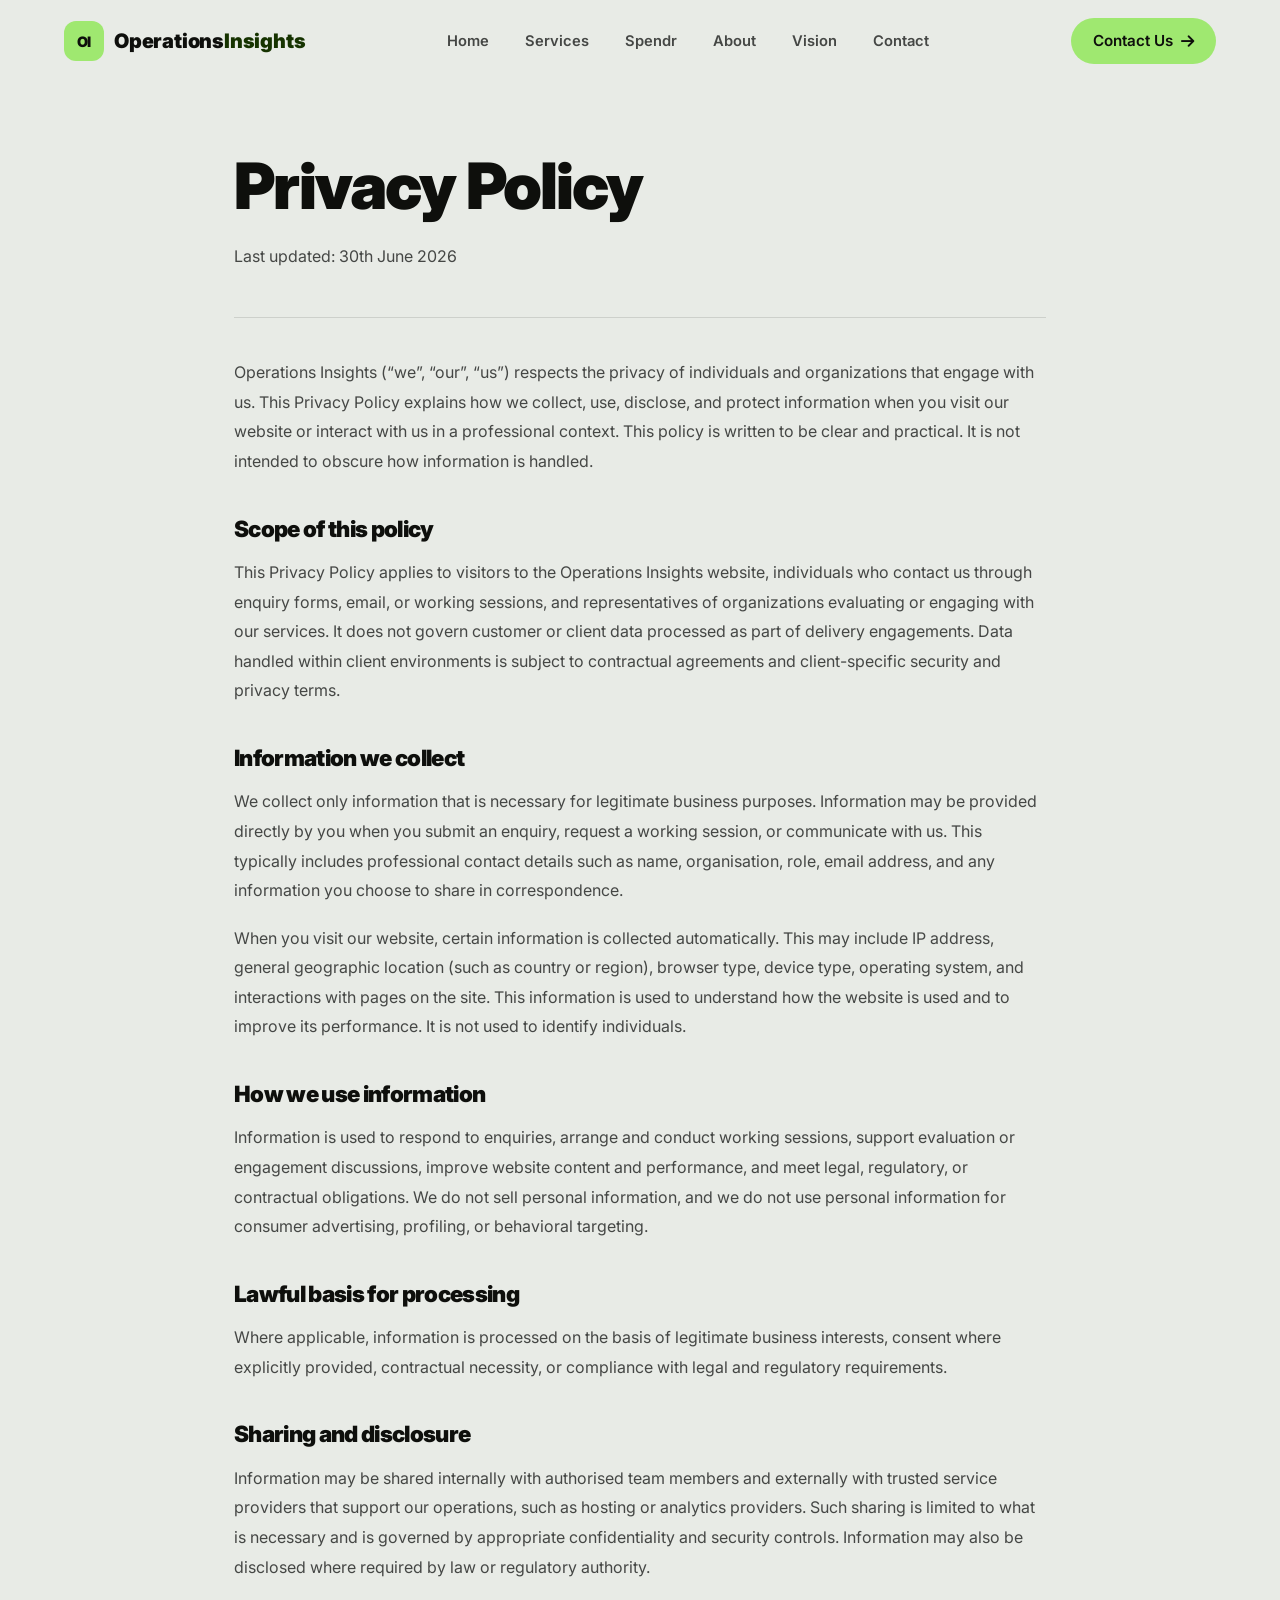
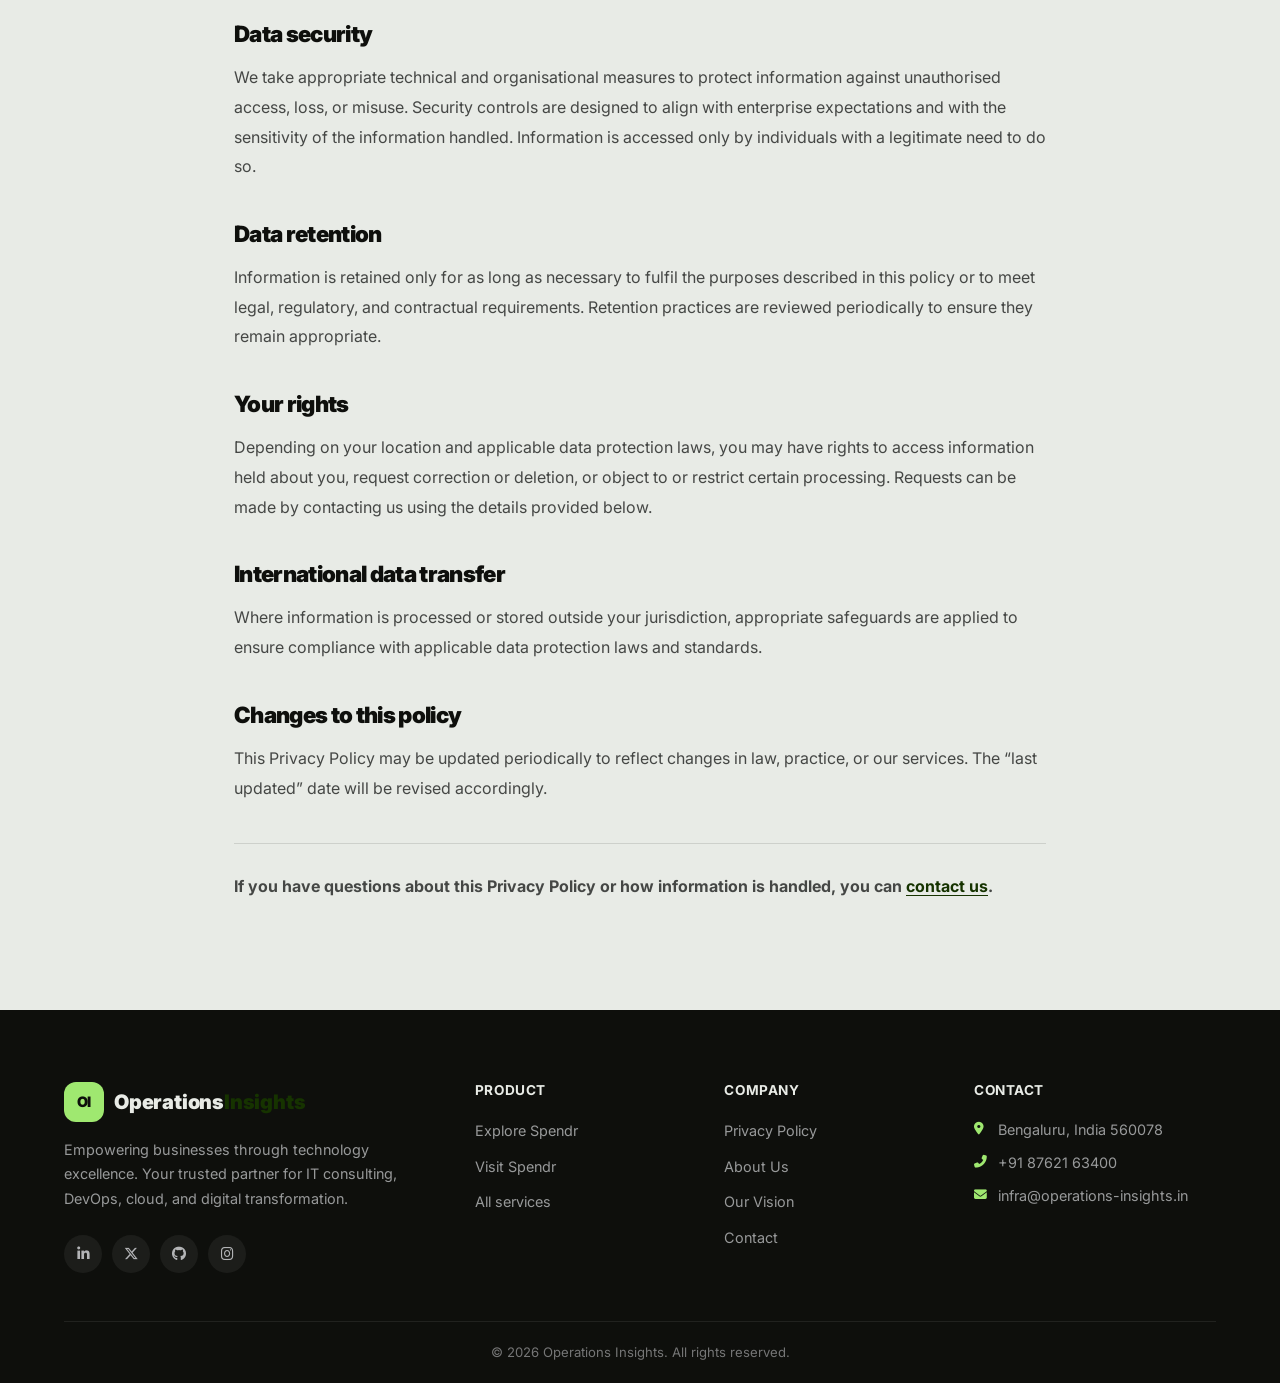
<file: privacy-policy.html>
<!DOCTYPE html>
<html lang="en">
<head>
    <meta charset="UTF-8">
    <meta name="viewport" content="width=device-width, initial-scale=1.0">
    <title>Privacy Policy | Operations Insights</title>
    <meta name="description" content="How Operations Insights collects, uses, shares and protects information when you visit our website or engage with us.">
    <link rel="canonical" href="https://www.operations-insights.in/privacy-policy.html">
    <link rel="icon" href="favicon.ico" sizes="any">
    <link rel="preconnect" href="https://fonts.googleapis.com">
    <link rel="preconnect" href="https://fonts.gstatic.com" crossorigin>
    <link href="https://fonts.googleapis.com/css2?family=Inter:wght@400;500;600;700;900&display=swap" rel="stylesheet">
    <link rel="stylesheet" href="https://cdnjs.cloudflare.com/ajax/libs/font-awesome/6.5.1/css/all.min.css">
    <link rel="stylesheet" href="styles.css">
</head>
<body>
    <nav class="navbar" id="navbar" role="navigation" aria-label="Main navigation">
        <div class="nav-container">
            <a href="index.html" class="logo" aria-label="Operations Insights Home">
                <div class="logo-icon">OI</div>
                <span class="logo-text">Operations<span class="highlight">Insights</span></span>
            </a>
            <ul class="nav-links" id="navLinks">
                <li><a href="index.html">Home</a></li>
                <li><a href="index.html#services">Services</a></li>
                <li><a href="https://spendr.ai/">Spendr</a></li>
                <li><a href="index.html#about">About</a></li>
                <li><a href="index.html#vision">Vision</a></li>
                <li><a href="index.html#contact">Contact</a></li>
            </ul>
            <a href="index.html#contact" class="nav-cta">
                <span>Contact Us</span>
                <i class="fas fa-arrow-right"></i>
            </a>
            <button class="hamburger" id="hamburger" aria-label="Toggle menu" aria-expanded="false">
                <span></span><span></span><span></span>
            </button>
        </div>
    </nav>
    <main class="privacy-page">
        <article class="container privacy-content">
            <header class="privacy-header">
                <h1>Privacy Policy</h1>
                <p>Last updated: <time datetime="2026-06-30">30th June 2026</time></p>
            </header>
            <p>Operations Insights (“we”, “our”, “us”) respects the privacy of individuals and organizations that engage with us. This Privacy Policy explains how we collect, use, disclose, and protect information when you visit our website or interact with us in a professional context. This policy is written to be clear and practical. It is not intended to obscure how information is handled.</p>
            <section><h2>Scope of this policy</h2>
                <p>This Privacy Policy applies to visitors to the Operations Insights website, individuals who contact us through enquiry forms, email, or working sessions, and representatives of organizations evaluating or engaging with our services. It does not govern customer or client data processed as part of delivery engagements. Data handled within client environments is subject to contractual agreements and client-specific security and privacy terms.</p>
            </section>
            <section><h2>Information we collect</h2>
                <p>We collect only information that is necessary for legitimate business purposes. Information may be provided directly by you when you submit an enquiry, request a working session, or communicate with us. This typically includes professional contact details such as name, organisation, role, email address, and any information you choose to share in correspondence.</p>
                <p>When you visit our website, certain information is collected automatically. This may include IP address, general geographic location (such as country or region), browser type, device type, operating system, and interactions with pages on the site. This information is used to understand how the website is used and to improve its performance. It is not used to identify individuals.</p>
            </section>
            <section><h2>How we use information</h2>
                <p>Information is used to respond to enquiries, arrange and conduct working sessions, support evaluation or engagement discussions, improve website content and performance, and meet legal, regulatory, or contractual obligations. We do not sell personal information, and we do not use personal information for consumer advertising, profiling, or behavioral targeting.</p>
            </section>
            <section><h2>Lawful basis for processing</h2>
                <p>Where applicable, information is processed on the basis of legitimate business interests, consent where explicitly provided, contractual necessity, or compliance with legal and regulatory requirements.</p>
            </section>
            <section><h2>Sharing and disclosure</h2>
                <p>Information may be shared internally with authorised team members and externally with trusted service providers that support our operations, such as hosting or analytics providers. Such sharing is limited to what is necessary and is governed by appropriate confidentiality and security controls. Information may also be disclosed where required by law or regulatory authority.</p>
            </section>
            <section><h2>Data security</h2>
                <p>We take appropriate technical and organisational measures to protect information against unauthorised access, loss, or misuse. Security controls are designed to align with enterprise expectations and with the sensitivity of the information handled. Information is accessed only by individuals with a legitimate need to do so.</p>
            </section>
            <section><h2>Data retention</h2>
                <p>Information is retained only for as long as necessary to fulfil the purposes described in this policy or to meet legal, regulatory, and contractual requirements. Retention practices are reviewed periodically to ensure they remain appropriate.</p>
            </section>
            <section><h2>Your rights</h2>
                <p>Depending on your location and applicable data protection laws, you may have rights to access information held about you, request correction or deletion, or object to or restrict certain processing. Requests can be made by contacting us using the details provided below.</p>
            </section>
            <section><h2>International data transfer</h2>
                <p>Where information is processed or stored outside your jurisdiction, appropriate safeguards are applied to ensure compliance with applicable data protection laws and standards.</p>
            </section>
            <section><h2>Changes to this policy</h2>
                <p>This Privacy Policy may be updated periodically to reflect changes in law, practice, or our services. The “last updated” date will be revised accordingly.</p>
            </section>
            <p class="privacy-contact"><strong>If you have questions about this Privacy Policy or how information is handled, you can <a href="index.html#contact">contact us</a>.</strong></p>
        </article>
    </main>
    <footer class="footer" role="contentinfo">
        <div class="container">
            <div class="footer-top">
                <div class="footer-brand">
                    <a href="index.html" class="logo" aria-label="Operations Insights">
                        <div class="logo-icon">OI</div>
                        <span class="logo-text">Operations<span class="highlight">Insights</span></span>
                    </a>
                    <p>Empowering businesses through technology excellence. Your trusted partner for IT consulting, DevOps, cloud, and digital transformation.</p>
                    <div class="social-links">
                        <a href="https://www.linkedin.com/company/operations-insights/" target="_blank" rel="noopener noreferrer" aria-label="Operations Insights on LinkedIn"><i class="fab fa-linkedin-in"></i></a>
                        <a href="#" aria-label="Twitter"><i class="fab fa-x-twitter"></i></a>
                        <a href="#" aria-label="GitHub"><i class="fab fa-github"></i></a>
                        <a href="#" aria-label="Instagram"><i class="fab fa-instagram"></i></a>
                    </div>
                </div>
                <div class="footer-col">
                    <h4>Product</h4>
                    <ul>
                        <li><a href="https://spendr.ai/">Explore Spendr</a></li>
                        <li><a href="https://spendr.ai/">Visit Spendr</a></li>
                        <li><a href="index.html#services">All services</a></li>
                    </ul>
                </div>
                <div class="footer-col">
                    <h4>Company</h4>
                    <ul>
                        <li><a href="privacy-policy.html">Privacy Policy</a></li>
                        <li><a href="index.html#about">About Us</a></li>
                        <li><a href="index.html#vision">Our Vision</a></li>
                        <li><a href="index.html#contact">Contact</a></li>
                    </ul>
                </div>
                <div class="footer-col">
                    <h4>Contact</h4>
                    <ul class="footer-contact-list">
                        <li><i class="fas fa-map-marker-alt"></i> Bengaluru, India 560078</li>
                        <li><i class="fas fa-phone-alt"></i> +91 87621 63400</li>
                        <li><i class="fas fa-envelope"></i> infra@operations-insights.in</li>
                    </ul>
                </div>
            </div>
            <div class="footer-bottom">
                <p>&copy; 2026 Operations Insights. All rights reserved.</p>
            </div>
        </div>
    </footer>
    <script src="script.js"></script>
</body>
</html>
</file>
<file: styles.css>
/* ===== Design Tokens — Wise-inspired (see .claude/skills/wise-design) ===== */
:root {
    /* surfaces */
    --bg-primary: #ffffff;          /* cards */
    --bg-secondary: #e8ebe6;        /* pale sage ground */
    --bg-card: #ffffff;
    --bg-dark: #0e0f0c;             /* warm near-black */
    --bg-forest: #163300;

    --border-color: rgba(14, 15, 12, 0.12);
    --border-hover: #0e0f0c;

    /* type colours */
    --text-dark: #0e0f0c;
    --text-body: #454745;
    --text-muted: #868685;
    --text-on-dark: #e8ebe6;

    /* accent — actions only */
    --accent: #9fe870;
    --accent-2: #163300;
    --accent-active: #cdffad;
    --accent-pale: #e2f6d5;
    --accent-neutral: #c5edab;
    --accent-dim: #e2f6d5;
    --accent-border: rgba(14, 15, 12, 0.14);
    --accent-ink: #0e0f0c;          /* text on lime */

    /* semantic */
    --positive: #2ead4b;
    --positive-deep: #054d28;
    --warning: #ffd11a;
    --negative: #d03238;

    --gradient-brand: none;

    --font-display: 'Inter', 'Helvetica Neue', Arial, sans-serif;
    --font-sans: 'Inter', 'Helvetica Neue', Arial, sans-serif;

    /* signature 24px card/button radius — never sharp */
    --radius-sm: 8px;
    --radius-md: 12px;
    --radius-lg: 24px;
    --radius-xl: 24px;
    --radius-full: 9999px;

    --shadow-sm: none;
    --shadow-md: 0 2px 10px rgba(14, 15, 12, 0.05);
    --shadow-lg: 0 10px 34px rgba(14, 15, 12, 0.08);
    --transition: all 0.2s cubic-bezier(0.4, 0, 0.2, 1);
}

/* ===== Reset ===== */
*, *::before, *::after {
    margin: 0;
    padding: 0;
    box-sizing: border-box;
}

html {
    scroll-behavior: smooth;
    scroll-padding-top: 90px;
}

body {
    font-family: var(--font-sans);
    background: var(--bg-secondary);
    color: var(--text-body);
    line-height: 1.6;
    overflow-x: hidden;
    -webkit-font-smoothing: antialiased;
}

.container {
    max-width: 1200px;
    margin: 0 auto;
    padding: 0 24px;
}

.section {
    padding: 100px 0;
    position: relative;
}

/* ===== Cursor Glow ===== */
.cursor-glow {
    position: fixed;
    width: 500px;
    height: 500px;
    border-radius: 50%;
    pointer-events: none;
    z-index: 0;
    background: radial-gradient(circle, rgba(159, 232, 112, 0.16), transparent 70%);
    transform: translate(-50%, -50%);
    transition: opacity 0.3s;
}

/* ===== Typography ===== */
h1, h2, h3, h4 {
    font-family: var(--font-display);
    font-weight: 900;
    line-height: 1.05;
    letter-spacing: -0.03em;
    color: var(--text-dark);
}

h3, h4 { line-height: 1.2; letter-spacing: -0.02em; }

.gradient-text {
    color: var(--accent-2);
    -webkit-text-fill-color: currentColor;
}

.section-header {
    text-align: center;
    margin-bottom: 56px;
}

.section-tag {
    display: inline-flex;
    align-items: center;
    padding: 7px 18px;
    background: var(--accent-pale);
    border: none;
    border-radius: var(--radius-full);
    font-size: 0.82rem;
    font-weight: 600;
    color: var(--positive-deep);
    margin-bottom: 20px;
    letter-spacing: 0.02em;
}

.section-header h2 {
    font-size: clamp(2rem, 3.6vw, 2.9rem);
    margin-bottom: 16px;
}

.section-desc {
    color: var(--text-body);
    font-size: 1.05rem;
    max-width: 540px;
    margin: 0 auto;
    line-height: 1.7;
}

/* ===== Buttons ===== */
.btn {
    display: inline-flex;
    align-items: center;
    gap: 10px;
    padding: 15px 30px;
    border-radius: var(--radius-lg);
    font-size: 1rem;
    font-weight: 600;
    font-family: var(--font-sans);
    text-decoration: none;
    transition: var(--transition);
    cursor: pointer;
    border: 1px solid transparent;
    position: relative;
}

.btn-primary {
    background: var(--accent);
    color: var(--accent-ink);
}

.btn-primary:hover {
    background: var(--accent-active);
}

.btn-glass {
    background: var(--bg-primary);
    color: var(--text-dark);
    border: 1px solid var(--text-dark);
}

.btn-glass:hover {
    background: var(--bg-secondary);
    color: var(--text-dark);
}

.btn-full {
    width: 100%;
    justify-content: center;
}

/* ===== Navbar ===== */
.navbar {
    position: fixed;
    top: 0;
    left: 0;
    right: 0;
    z-index: 100;
    padding: 18px 0;
    transition: var(--transition);
    background: var(--bg-secondary);
}

.navbar.scrolled {
    padding: 12px 0;
    box-shadow: var(--shadow-sm);
    border-bottom: 1px solid var(--border-color);
}

.nav-container {
    max-width: 1200px;
    margin: 0 auto;
    padding: 0 24px;
    display: flex;
    align-items: center;
    justify-content: space-between;
}

.logo {
    display: flex;
    align-items: center;
    gap: 10px;
    text-decoration: none;
    color: var(--text-dark);
}

.logo-icon {
    width: 40px;
    height: 40px;
    background: var(--accent);
    border-radius: var(--radius-md);
    display: flex;
    align-items: center;
    justify-content: center;
    font-family: var(--font-display);
    font-weight: 900;
    font-size: 0.9rem;
    color: var(--accent-ink);
    letter-spacing: -0.02em;
}

.logo-text {
    font-family: var(--font-display);
    font-size: 1.25rem;
    font-weight: 900;
    letter-spacing: -0.01em;
}

.logo-text .highlight { color: var(--accent-2); }

.nav-links {
    display: flex;
    list-style: none;
    gap: 4px;
}

.nav-links a {
    text-decoration: none;
    color: var(--text-body);
    font-size: 0.92rem;
    font-weight: 600;
    padding: 9px 16px;
    border-radius: var(--radius-full);
    transition: var(--transition);
}

.nav-links a:hover,
.nav-links a.active {
    color: var(--text-dark);
    background: var(--accent-pale);
}

.nav-cta {
    display: inline-flex;
    align-items: center;
    gap: 8px;
    text-decoration: none;
    padding: 11px 22px;
    background: var(--accent);
    color: var(--accent-ink);
    border-radius: var(--radius-lg);
    font-weight: 600;
    font-size: 0.95rem;
    transition: var(--transition);
}

.nav-cta:hover {
    background: var(--accent-active);
}

.hamburger {
    display: none;
    flex-direction: column;
    justify-content: center;
    align-items: center;
    gap: 5px;
    background: none;
    border: none;
    cursor: pointer;
    /* keep the visual bars small but give a 44px touch target */
    width: 44px;
    height: 44px;
    margin-right: -10px;
    padding: 0;
}

.hamburger span {
    width: 22px;
    height: 2px;
    background: var(--text-dark);
    border-radius: 2px;
    transition: var(--transition);
}

.hamburger.active span:nth-child(1) {
    transform: rotate(45deg) translate(5px, 5px);
}
.hamburger.active span:nth-child(2) {
    opacity: 0;
}
.hamburger.active span:nth-child(3) {
    transform: rotate(-45deg) translate(5px, -5px);
}

/* ===== Hero ===== */
.hero {
    position: relative;
    min-height: 92vh;
    display: flex;
    flex-direction: column;
    align-items: center;
    justify-content: center;
    overflow: hidden;
    background: var(--bg-secondary);
}

.hero-bg {
    position: absolute;
    inset: 0;
    z-index: 0;
}

.hero-gradient {
    position: absolute;
    inset: 0;
    background: none;
}

.hero-grid {
    position: absolute;
    inset: 0;
    background-image:
        linear-gradient(rgba(14, 15, 12, 0.04) 1px, transparent 1px),
        linear-gradient(90deg, rgba(14, 15, 12, 0.04) 1px, transparent 1px);
    background-size: 56px 56px;
    mask-image: radial-gradient(ellipse at center, black 30%, transparent 80%);
    -webkit-mask-image: radial-gradient(ellipse at center, black 30%, transparent 80%);
}

.hero-glow {
    position: absolute;
    border-radius: 50%;
    filter: blur(120px);
    animation: glowPulse 8s ease-in-out infinite alternate;
}

.hero-glow-1 {
    width: 480px;
    height: 480px;
    background: rgba(159, 232, 112, 0.30);
    top: 8%;
    left: 20%;
}

.hero-glow-2 {
    width: 380px;
    height: 380px;
    background: rgba(197, 237, 171, 0.35);
    bottom: 10%;
    right: 15%;
    animation-delay: -4s;
}

@keyframes glowPulse {
    0% { opacity: 0.6; transform: scale(1); }
    100% { opacity: 1; transform: scale(1.1); }
}

.hero-ring {
    position: absolute;
    top: 50%;
    left: 50%;
    transform: translate(-50%, -50%);
    border-radius: 50%;
    border: 1px dashed rgba(14, 15, 12, 0.16);
}

.hero-ring-1 {
    width: 620px;
    height: 620px;
    animation: heroRingSpin 62s linear infinite;
}

.hero-ring-2 {
    width: 900px;
    height: 900px;
    border-color: rgba(14, 15, 12, 0.10);
    animation: heroRingSpin 46s linear infinite reverse;
}

@keyframes heroRingSpin {
    from { transform: translate(-50%, -50%) rotate(0deg); }
    to   { transform: translate(-50%, -50%) rotate(360deg); }
}

.hero-floats {
    position: absolute;
    inset: 0;
    z-index: 1;
    pointer-events: none;
    transform: translate3d(var(--par-x, 0px), var(--par-y, 0px), 0);
    transition: transform 0.5s cubic-bezier(0.16, 1, 0.3, 1);
}

.float-card {
    position: absolute;
    display: flex;
    align-items: center;
    gap: 11px;
    padding: 12px 16px;
    background: rgba(255, 255, 255, 0.94);
    backdrop-filter: blur(8px);
    border: 1px solid var(--border-color);
    border-radius: var(--radius-md);
    box-shadow: var(--shadow-md);
    pointer-events: auto;
    cursor: default;
    will-change: transform;
    transition: box-shadow 0.25s ease;
    /* two stacked animations: a one-shot entrance, then a perpetual drift.
       The drift is delayed until the entrance finishes so they never fight
       over `transform`. */
    animation-duration: 0.75s, var(--dur, 7s);
    animation-timing-function: cubic-bezier(0.16, 1, 0.3, 1), ease-in-out;
    animation-delay: var(--in-delay, 0s), calc(var(--in-delay, 0s) + 0.75s);
    animation-iteration-count: 1, infinite;
    animation-direction: normal, alternate;
    animation-fill-mode: both, none;
}

.float-card:hover { box-shadow: var(--shadow-lg); z-index: 3; }

/* left-hand cards fly in from the left, right-hand from the right */
.float-card-1, .float-card-2, .float-card-3 { animation-name: floatInLeft, drift; }
.float-card-4, .float-card-5, .float-card-6 { animation-name: floatInRight, drift; }

@keyframes floatInLeft {
    from { opacity: 0; transform: translate(-46px, 12px) scale(0.94); }
    to   { opacity: 1; transform: none; }
}

@keyframes floatInRight {
    from { opacity: 0; transform: translate(46px, 12px) scale(0.94); }
    to   { opacity: 1; transform: none; }
}

.float-icon {
    width: 34px;
    height: 34px;
    flex-shrink: 0;
    border-radius: var(--radius-sm);
    background: var(--accent-pale);
    color: var(--accent-2);
    display: flex;
    align-items: center;
    justify-content: center;
    font-size: 0.9rem;
    animation: floatIconPulse 3.4s ease-in-out infinite;
    animation-delay: calc(var(--in-delay, 0s) + 0.9s);
}

@keyframes floatIconPulse {
    0%, 100% { transform: scale(1); }
    50%      { transform: scale(1.09); }
}

/* hovering a card blinks its icon between the pale chip and full lime.
   steps(1) gives a hard on/off blink rather than a fade. 2Hz stays under
   the 3-flashes-per-second accessibility threshold. */
.float-card:hover .float-icon {
    animation: floatIconBlink 0.5s steps(1) infinite;
}

@keyframes floatIconBlink {
    0%, 49%   { background: var(--accent); color: var(--accent-ink); transform: scale(1.12); }
    50%, 100% { background: var(--accent-pale); color: var(--accent-2); transform: scale(1); }
}

.float-label {
    font-size: 0.78rem;
    font-weight: 700;
    color: var(--text-dark);
    line-height: 1.3;
    white-space: nowrap;
}

.float-card-1 { top: 26%; left: 5%;  --in-delay: 0.10s; --amp: -17px; --rot: -1.3deg; --dur: 6.2s; }
.float-card-2 { top: 46%; left: 3%;  --in-delay: 0.24s; --amp: -12px; --rot:  1.1deg; --dur: 7.4s; }
.float-card-3 { bottom: 24%; left: 8%;  --in-delay: 0.38s; --amp: -20px; --rot: -0.8deg; --dur: 8.1s; }
.float-card-4 { top: 24%; right: 5%; --in-delay: 0.17s; --amp: -14px; --rot:  1.4deg; --dur: 6.8s; }
.float-card-5 { top: 45%; right: 3%; --in-delay: 0.31s; --amp: -19px; --rot: -1.1deg; --dur: 7.9s; }
.float-card-6 { bottom: 24%; right: 8%; --in-delay: 0.45s; --amp: -13px; --rot:  0.9deg; --dur: 6.5s; }

.float-card-2 .float-icon,
.float-card-5 .float-icon {
    background: var(--accent-pale);
    color: var(--accent-2);
}

@keyframes drift {
    0%   { transform: translateY(0) rotate(0deg); }
    100% { transform: translateY(var(--amp, -14px)) rotate(var(--rot, 0deg)); }
}

.hero-content {
    position: relative;
    z-index: 2;
    text-align: center;
    padding: 130px 24px 40px;
    max-width: 820px;
}

.hero-badge {
    display: inline-flex;
    align-items: center;
    gap: 10px;
    padding: 9px 18px;
    background: var(--bg-primary);
    border: 1px solid var(--border-color);
    border-radius: var(--radius-full);
    font-size: 0.85rem;
    font-weight: 600;
    color: var(--text-body);
    margin-bottom: 24px;
    box-shadow: var(--shadow-sm);
}

.badge-dot {
    width: 8px;
    height: 8px;
    background: var(--positive);
    border-radius: 50%;
    animation: pulse 2s ease-in-out infinite;
}

@keyframes pulse {
    0%, 100% { opacity: 1; box-shadow: 0 0 0 0 rgba(46, 173, 75, 0.4); }
    50% { opacity: 0.8; box-shadow: 0 0 0 8px rgba(46, 173, 75, 0); }
}

.partner-badges {
    display: flex;
    justify-content: center;
    flex-wrap: wrap;
    gap: 10px;
    margin-bottom: 28px;
}

.partner-badge {
    display: inline-flex;
    align-items: center;
    gap: 6px;
    padding: 6px 16px;
    background: var(--bg-primary);
    border: 1px solid var(--border-color);
    border-radius: var(--radius-full);
    font-size: 0.76rem;
    font-weight: 600;
    color: var(--text-muted);
    box-shadow: var(--shadow-sm);
}

.partner-badge i {
    font-size: 0.85rem;
    color: var(--accent);
}

.hero h1 {
    font-size: clamp(2.8rem, 7vw, 5.4rem);
    font-weight: 900;
    letter-spacing: -0.04em;
    margin-bottom: 26px;
    line-height: 0.98;
}

.hero-subtitle {
    font-size: clamp(1rem, 1.8vw, 1.15rem);
    color: var(--text-body);
    max-width: 540px;
    margin: 0 auto 44px;
    line-height: 1.8;
    font-weight: 400;
}

.hero-actions {
    display: flex;
    gap: 14px;
    justify-content: center;
    flex-wrap: wrap;
}

/* ===== FinOps AI Teaser ===== */
.finops {
    background: var(--bg-primary);
    padding-top: 60px;
}

.finops-panel {
    display: grid;
    grid-template-columns: 1fr 1fr;
    gap: 60px;
    align-items: center;
    border: 1px solid var(--border-color);
    border-radius: var(--radius-xl);
    padding: 56px;
    background: var(--bg-secondary);
    position: relative;
    overflow: hidden;
    box-shadow: var(--shadow-md);
}



.launch-badge {
    display: inline-flex;
    align-items: center;
    gap: 10px;
    padding: 8px 16px;
    background: var(--accent-pale);
    border: none;
    border-radius: var(--radius-full);
    font-size: 0.78rem;
    font-weight: 700;
    color: var(--positive-deep);
    letter-spacing: 0.02em;
    text-transform: uppercase;
    margin-bottom: 22px;
}

.finops-left h2 {
    font-size: clamp(1.9rem, 3.2vw, 2.6rem);
    margin-bottom: 18px;
}

.finops-desc {
    color: var(--text-body);
    font-size: 1rem;
    line-height: 1.75;
    max-width: 460px;
    margin-bottom: 24px;
}

.finops-points {
    list-style: none;
    display: flex;
    flex-direction: column;
    gap: 10px;
    margin-bottom: 32px;
}

.finops-points li {
    display: flex;
    align-items: center;
    gap: 10px;
    color: var(--text-dark);
    font-size: 0.95rem;
    font-weight: 500;
}

.finops-points i {
    color: var(--accent-2);
    font-size: 0.8rem;
}

.waitlist-form {
    display: flex;
    flex-direction: column;
    gap: 12px;
    max-width: 460px;
    margin-bottom: 12px;
}

.waitlist-row {
    display: grid;
    grid-template-columns: 1fr 1fr;
    gap: 12px;
}

.waitlist-form input {
    min-width: 0;
    padding: 13px 18px;
    background: var(--bg-primary);
    border: 1px solid var(--text-dark);
    border-radius: var(--radius-md);
    color: var(--text-dark);
    font-family: var(--font-sans);
    font-size: 0.95rem;
    outline: none;
    transition: var(--transition);
}

.waitlist-form input::placeholder {
    color: var(--text-muted);
}

.waitlist-form input:focus {
    border-color: var(--text-dark);
    box-shadow: 0 0 0 3px var(--accent-pale);
}

.waitlist-note {
    margin-top: 12px;
    font-size: 0.82rem;
    color: var(--text-muted);
}

.waitlist-note.error {
    color: #dc4444;
}

.waitlist-success {
    display: inline-flex;
    align-items: center;
    padding: 14px 18px;
    font-size: 0.92rem;
    font-weight: 600;
    color: var(--accent);
    border: 1px solid var(--accent-border);
    border-radius: var(--radius-md);
    background: var(--accent-dim);
}

.finops-right {
    position: relative;
}

.finops-mock {
    background: var(--bg-primary);
    border: 1px solid var(--border-color);
    border-radius: var(--radius-lg);
    overflow: hidden;
    box-shadow: var(--shadow-lg);
}

.finops-mock-header {
    display: flex;
    align-items: center;
    gap: 8px;
    padding: 14px 18px;
    background: var(--bg-secondary);
    border-bottom: 1px solid var(--border-color);
}

.mock-dot {
    width: 8px;
    height: 8px;
    border-radius: 50%;
    background: var(--text-muted);
    opacity: 0.5;
}

.mock-dot-1 { background: #ff5f57; opacity: 0.7; }
.mock-dot-2 { background: #febc2e; opacity: 0.7; }
.mock-dot-3 { background: #28c840; opacity: 0.7; }

.mock-title {
    font-size: 0.8rem;
    font-weight: 500;
    color: var(--text-muted);
    margin-left: 6px;
}

.finops-mock-body {
    padding: 30px 26px;
    display: flex;
    flex-direction: column;
    gap: 20px;
}

.mock-row {
    display: grid;
    grid-template-columns: 52px 1fr 76px;
    align-items: center;
    gap: 14px;
    font-size: 0.85rem;
    font-weight: 500;
}

.mock-label {
    color: var(--text-muted);
}

.mock-bar {
    height: 8px;
    background: var(--bg-secondary);
    border-radius: 100px;
    overflow: hidden;
}

.mock-fill {
    height: 100%;
    width: 0;
    background: var(--accent-2);
    border-radius: 100px;
    position: relative;
    overflow: hidden;
    transition: width 1.1s cubic-bezier(0.16, 1, 0.3, 1);
}

.mock-fill::after {
    content: '';
    position: absolute;
    inset: 0;
    background: linear-gradient(90deg, transparent, rgba(255, 255, 255, 0.45), transparent);
    transform: translateX(-100%);
}

.mock-fill.filled::after {
    animation: shimmer 1.6s ease-out 0.3s;
}

@keyframes shimmer {
    100% { transform: translateX(100%); }
}

.mock-dot-3 {
    animation: mockPulse 2s ease-in-out infinite;
}

@keyframes mockPulse {
    0%, 100% { opacity: 0.7; }
    50% { opacity: 1; box-shadow: 0 0 6px rgba(40, 200, 64, 0.6); }
}

.mock-value {
    color: var(--text-dark);
    text-align: right;
    font-weight: 600;
}

.mock-row-total {
    padding-top: 16px;
    border-top: 1px solid var(--border-color);
}

.mock-row-total .mock-label,
.mock-row-total .mock-value {
    color: var(--text-dark);
    font-weight: 700;
}

/* ===== Services ===== */
.services {
    background: var(--bg-secondary);
}

.services-grid {
    display: grid;
    grid-template-columns: repeat(3, 1fr);
    gap: 24px;
}

.services-grid > .service-card:last-child:nth-child(3n + 1) {
    grid-column: 2;
}

.service-card {
    position: relative;
    border-radius: var(--radius-lg);
    background: var(--bg-primary);
    border: none;
    transition: var(--transition);
}

.service-card:hover {
    transform: translateY(-4px);
    box-shadow: var(--shadow-lg);
}

.service-card-inner {
    padding: 40px 32px 36px;
    height: 100%;
    position: relative;
    overflow: hidden;
}

.service-icon-wrap {
    width: 56px;
    height: 56px;
    background: var(--accent-pale);
    border-radius: var(--radius-md);
    display: flex;
    align-items: center;
    justify-content: center;
    font-size: 1.3rem;
    color: var(--accent-2);
    margin-bottom: 26px;
    transition: var(--transition);
}

.service-card:hover .service-icon-wrap {
    background: var(--accent);
    color: var(--accent-ink);
}

.service-card h3 {
    font-size: 1.25rem;
    margin-bottom: 14px;
}

.service-card > .service-card-inner > p {
    color: var(--text-body);
    font-size: 0.94rem;
    line-height: 1.7;
    margin-bottom: 24px;
}

.service-tags {
    list-style: none;
    display: flex;
    flex-wrap: wrap;
    gap: 8px;
}

.service-tags li {
    padding: 6px 14px;
    background: var(--bg-secondary);
    border-radius: var(--radius-full);
    border-radius: var(--radius-full);
    font-size: 0.78rem;
    color: var(--text-body);
    font-weight: 600;
    transition: var(--transition);
}

.service-card:hover .service-tags li {
    background: var(--accent-pale);
    color: var(--positive-deep);
}

/* ===== About ===== */
.about {
    background: var(--bg-primary);
}

.about-grid {
    display: grid;
    grid-template-columns: 1fr 1fr;
    gap: 80px;
    align-items: start;
}

.about-left .section-tag {
    margin-bottom: 16px;
}

.about-left h2 {
    font-size: clamp(1.8rem, 2.8vw, 2.4rem);
    margin-bottom: 32px;
}

.about-text p {
    color: var(--text-body);
    font-size: 0.97rem;
    margin-bottom: 18px;
    line-height: 1.75;
}

.about-text strong {
    color: var(--text-dark);
    font-weight: 700;
}

.why-choose {
    background: var(--bg-primary);
    border: none;
    border-radius: var(--radius-lg);
    padding: 40px;
    box-shadow: var(--shadow-md);
}

.why-choose h3 {
    font-size: 1.25rem;
    margin-bottom: 28px;
}

.choose-list {
    display: flex;
    flex-direction: column;
    gap: 14px;
}

.choose-item {
    display: flex;
    gap: 16px;
    padding: 14px;
    border-radius: var(--radius-md);
    transition: var(--transition);
}

.choose-item:hover {
    background: var(--bg-secondary);
}

.choose-icon {
    width: 46px;
    height: 46px;
    background: var(--accent-pale);
    border-radius: var(--radius-md);
    display: flex;
    align-items: center;
    justify-content: center;
    font-size: 1.05rem;
    color: var(--accent-2);
    flex-shrink: 0;
}

.choose-item h4 {
    font-size: 0.95rem;
    margin-bottom: 2px;
    font-weight: 700;
    color: var(--text-dark);
}

.choose-item p {
    color: var(--text-muted);
    font-size: 0.86rem;
}

/* ===== Vision & Mission ===== */
.vision-mission {
    background: var(--bg-secondary);
}

.vm-grid {
    display: grid;
    grid-template-columns: 1fr 1fr;
    gap: 24px;
}

.vm-card {
    position: relative;
    border: 1px solid var(--border-color);
    border-radius: var(--radius-lg);
    padding: 48px 40px;
    overflow: hidden;
    transition: var(--transition);
    background: var(--bg-secondary);
}

.vm-card:hover {
    box-shadow: var(--shadow-lg);
    transform: translateY(-4px);
}

.vm-accent {
    position: absolute;
    top: 0;
    left: 0;
    right: 0;
    height: 4px;
    background: var(--accent);
}

.mission-accent {
    background: var(--accent-2);
}

.vm-icon {
    width: 58px;
    height: 58px;
    background: var(--accent-pale);
    border: none;
    border-radius: var(--radius-md);
    display: flex;
    align-items: center;
    justify-content: center;
    font-size: 1.35rem;
    color: var(--accent-2);
    margin-bottom: 28px;
}

.mission-icon {
    color: var(--positive-deep);
}

.vm-card h3 {
    font-size: 1.4rem;
    margin-bottom: 14px;
}

.vm-card p {
    color: var(--text-body);
    font-size: 0.98rem;
    line-height: 1.8;
}

/* ===== Contact ===== */
.contact {
    background: var(--bg-primary);
}

.contact-layout {
    display: grid;
    grid-template-columns: 1fr 1.3fr;
    gap: 40px;
    align-items: start;
}

.contact-info {
    display: flex;
    flex-direction: column;
    gap: 14px;
}

.info-card {
    display: flex;
    gap: 18px;
    padding: 26px;
    background: var(--bg-primary);
    border: 1px solid var(--border-color);
    border-radius: var(--radius-lg);
    transition: var(--transition);
    box-shadow: var(--shadow-sm);
}

.info-card:hover {
    box-shadow: var(--shadow-md);
    transform: translateX(4px);
}

.info-card-link {
    color: inherit;
    text-decoration: none;
    cursor: pointer;
}

.info-card-link:focus-visible {
    outline: 3px solid var(--accent);
    outline-offset: 3px;
}

.info-icon {
    width: 48px;
    height: 48px;
    background: var(--accent-pale);
    border-radius: var(--radius-md);
    display: flex;
    align-items: center;
    justify-content: center;
    font-size: 1.1rem;
    color: var(--accent-2);
    flex-shrink: 0;
}

.info-content h4 {
    font-size: 0.95rem;
    margin-bottom: 4px;
    font-weight: 700;
    color: var(--text-dark);
}

.info-content p {
    color: var(--text-body);
    font-size: 0.9rem;
    line-height: 1.6;
}

.contact-form-wrap {
    background: var(--bg-primary);
    border: none;
    border-radius: var(--radius-xl);
    padding: 44px;
    box-shadow: var(--shadow-md);
}

.contact-form h3 {
    font-size: 1.2rem;
    margin-bottom: 28px;
}

.contact-form {
    display: flex;
    flex-direction: column;
    gap: 20px;
}

.form-row {
    display: grid;
    grid-template-columns: 1fr 1fr;
    gap: 16px;
}

.form-group {
    display: flex;
    flex-direction: column;
    gap: 6px;
}

.form-group label {
    font-size: 0.82rem;
    font-weight: 700;
    color: var(--text-dark);
}

.form-group input,
.form-group textarea {
    width: 100%;
    padding: 14px 18px;
    background: var(--bg-primary);
    border: 1px solid var(--text-dark);
    border-radius: var(--radius-md);
    color: var(--text-dark);
    font-family: var(--font-sans);
    font-size: 0.95rem;
    transition: var(--transition);
    outline: none;
}

.form-group input::placeholder,
.form-group textarea::placeholder {
    color: var(--text-muted);
}

.form-group input:focus,
.form-group textarea:focus {
    border-color: var(--text-dark);
    box-shadow: 0 0 0 3px var(--accent-pale);
}

.form-group textarea {
    resize: vertical;
    min-height: 100px;
}

/* ===== Footer ===== */
.footer {
    background: var(--bg-dark);
    padding: 72px 0 0;
    color: var(--text-on-dark);
}

.footer .logo,
.footer .logo-text {
    color: var(--text-on-dark);
}

.footer-top {
    display: grid;
    grid-template-columns: 1.8fr 1fr 1fr 1.2fr;
    gap: 48px;
    padding-bottom: 48px;
}

.footer-brand p {
    color: rgba(243, 245, 249, 0.6);
    font-size: 0.9rem;
    margin: 16px 0 24px;
    line-height: 1.7;
}

.social-links {
    display: flex;
    gap: 10px;
}

.social-links a {
    width: 38px;
    height: 38px;
    background: rgba(255, 255, 255, 0.06);
    border-radius: var(--radius-full);
    display: flex;
    align-items: center;
    justify-content: center;
    color: rgba(243, 245, 249, 0.7);
    text-decoration: none;
    transition: var(--transition);
    font-size: 0.9rem;
}

.social-links a:hover {
    background: var(--accent);
    color: white;
    transform: translateY(-2px);
}

.footer-col h4 {
    font-size: 0.85rem;
    font-weight: 700;
    letter-spacing: 0.04em;
    text-transform: uppercase;
    color: var(--text-on-dark);
    margin-bottom: 20px;
}

.footer-col ul {
    list-style: none;
    display: flex;
    flex-direction: column;
    gap: 10px;
}

.footer-col a {
    color: rgba(243, 245, 249, 0.6);
    text-decoration: none;
    font-size: 0.9rem;
    transition: var(--transition);
}

.footer-col a:hover {
    color: var(--accent);
}

.footer-contact-list li {
    display: flex;
    align-items: center;
    gap: 10px;
    color: rgba(243, 245, 249, 0.6);
    font-size: 0.9rem;
}

.footer-contact-list li i {
    color: var(--accent);
    font-size: 0.8rem;
    width: 14px;
}

.footer-bottom {
    border-top: 1px solid rgba(255, 255, 255, 0.08);
    padding: 20px 0;
    text-align: center;
}

.footer-bottom p {
    color: rgba(243, 245, 249, 0.45);
    font-size: 0.82rem;
}

/* ===== Button Sizes ===== */
.btn-lg {
    padding: 17px 34px;
    font-size: 1rem;
}

/* ===== Card Link ===== */
.card-link {
    display: inline-flex;
    align-items: center;
    gap: 8px;
    margin-top: 20px;
    font-size: 0.86rem;
    font-weight: 600;
    color: var(--accent-2);
    text-decoration: none;
    transition: var(--transition);
}

.card-link i {
    font-size: 0.7rem;
    transition: transform 0.3s;
}

.card-link:hover i {
    transform: translateX(4px);
}

/* ===== Trust Bar ===== */
.trust-bar {
    position: absolute;
    bottom: 0;
    left: 0;
    right: 0;
    z-index: 2;
    border-top: 1px solid var(--border-color);
    background: rgba(255, 255, 255, 0.85);
    backdrop-filter: blur(12px);
    overflow: hidden;
}

.trust-bar-inner {
    padding: 16px 0;
}

.marquee-track {
    overflow: hidden;
    width: 100%;
}

.marquee-content {
    display: flex;
    gap: 48px;
    animation: marquee 30s linear infinite;
    width: max-content;
}

.trust-item {
    display: flex;
    align-items: center;
    gap: 8px;
    white-space: nowrap;
    font-size: 0.85rem;
    font-weight: 600;
    color: var(--text-body);
}

.trust-item i {
    color: var(--positive);
    font-size: 0.75rem;
}

@keyframes marquee {
    0% { transform: translateX(0); }
    100% { transform: translateX(-50%); }
}

/* ===== Stats Ribbon ===== */
.stats-ribbon {
    padding: 64px 0;
    background: var(--bg-secondary);
}

.stats-row {
    display: grid;
    grid-template-columns: repeat(4, 1fr);
    gap: 20px;
}

.ribbon-stat {
    display: flex;
    flex-direction: column;
    gap: 6px;
    padding: 32px 28px;
    border-radius: var(--radius-lg);
    background: var(--stat-bg, var(--bg-secondary));
    position: relative;
    overflow: hidden;
}

.ribbon-stat:nth-child(1) { --stat-bg: #e2f6d5; }
.ribbon-stat:nth-child(2) { --stat-bg: #ffffff; }
.ribbon-stat:nth-child(3) { --stat-bg: #c5edab; }
.ribbon-stat:nth-child(4) { --stat-bg: #ffffff; }

.ribbon-num {
    font-family: var(--font-display);
    font-size: 3rem;
    font-weight: 900;
    letter-spacing: -0.04em;
    color: var(--text-dark);
    line-height: 1;
}

.ribbon-label {
    font-size: 0.86rem;
    color: var(--text-body);
    font-weight: 600;
    line-height: 1.4;
}

.ribbon-stat::after {
    content: '';
    position: absolute;
    right: -26px;
    bottom: -34px;
    width: 96px;
    height: 96px;
    border-radius: 50%;
    background: rgba(255, 255, 255, 0.55);
}

.ribbon-num,
.ribbon-label {
    position: relative;
    z-index: 1;
}

/* ===== Credentials Strip ===== */
.credentials {
    padding: 0 0 40px;
    background: var(--bg-primary);
}

.credentials-label {
    text-align: center;
    font-size: 0.78rem;
    font-weight: 700;
    color: var(--text-muted);
    text-transform: uppercase;
    letter-spacing: 0.09em;
    margin-bottom: 24px;
}

.credentials-row {
    display: flex;
    flex-wrap: wrap;
    justify-content: center;
    gap: 12px;
}

.credential {
    display: flex;
    align-items: center;
    gap: 10px;
    padding: 14px 22px;
    background: var(--bg-primary);
    border: 1px solid var(--border-color);
    border-radius: var(--radius-md);
    box-shadow: var(--shadow-sm);
    font-size: 0.88rem;
    font-weight: 700;
    color: var(--text-dark);
    transition: var(--transition);
}

.credential:hover {
    border-color: var(--border-hover);
    box-shadow: var(--shadow-md);
    transform: translateY(-3px);
}

.credential i {
    font-size: 1.25rem;
    color: var(--accent-2);
}

/* ===== Process Section ===== */
.process {
    background: var(--bg-primary);
}

.process-grid {
    display: grid;
    grid-template-columns: repeat(4, 1fr);
    gap: 20px;
}

.process-step {
    position: relative;
    padding: 40px 32px;
    text-align: left;
    background: var(--bg-primary);
    border: 1px solid var(--border-color);
    border-radius: var(--radius-lg);
    box-shadow: var(--shadow-sm);
    transition: var(--transition);
}

.process-step:hover {
    box-shadow: var(--shadow-md);
    transform: translateY(-4px);
}

.step-number {
    font-family: var(--font-display);
    font-size: 2.6rem;
    font-weight: 900;
    color: var(--text-dark);
    -webkit-text-fill-color: currentColor;
    letter-spacing: -0.04em;
    margin-bottom: 16px;
    line-height: 1;
}

.step-line {
    display: none;
}

.process-step h4 {
    font-size: 1.05rem;
    margin-bottom: 10px;
}

.process-step p {
    color: var(--text-body);
    font-size: 0.9rem;
    line-height: 1.6;
}

/* ===== Tech Marquee ===== */
.tech-marquee {
    padding: 48px 0;
    background: var(--bg-primary);
    border-top: 1px solid var(--border-color);
    border-bottom: 1px solid var(--border-color);
    overflow: hidden;
}

.tech-label {
    text-align: center;
    font-size: 0.8rem;
    font-weight: 700;
    color: var(--text-muted);
    text-transform: uppercase;
    letter-spacing: 0.08em;
    margin-bottom: 28px;
}

.tech-marquee-content {
    gap: 56px;
    animation: marquee 25s linear infinite;
}

.tech-item {
    display: flex;
    align-items: center;
    gap: 10px;
    white-space: nowrap;
    font-size: 0.95rem;
    font-weight: 600;
    color: var(--text-body);
    transition: color 0.3s;
}

.tech-item i {
    font-size: 1.3rem;
    color: var(--text-muted);
}

/* ===== CTA Banner ===== */
.cta-banner {
    padding: 100px 0;
    position: relative;
    overflow: hidden;
    background: var(--bg-dark);
}

.cta-content {
    text-align: center;
    max-width: 700px;
    margin: 0 auto;
}

.cta-content h2 {
    font-size: clamp(2rem, 4vw, 3.1rem);
    margin-bottom: 18px;
    color: var(--bg-secondary);
}

.cta-content h2 .gradient-text { color: var(--accent); }

.cta-content p {
    color: rgba(232, 235, 230, 0.75);
    font-size: 1.05rem;
    margin-bottom: 36px;
    line-height: 1.7;
}

.cta-actions {
    display: flex;
    justify-content: center;
    gap: 16px;
    flex-wrap: wrap;
}

/* ===== Contact Link Styles ===== */
.info-content a {
    color: var(--text-body);
    text-decoration: none;
    transition: color 0.3s;
}

.info-content a:hover {
    color: var(--accent);
}

/* ===== Animations ===== */
[data-animate] {
    opacity: 0;
    transform: translateY(24px);
    transition: opacity 0.6s cubic-bezier(0.16, 1, 0.3, 1),
                transform 0.6s cubic-bezier(0.16, 1, 0.3, 1);
}

[data-animate].animated {
    opacity: 1;
    transform: translateY(0);
}

/* ===== Responsive ===== */
@media (max-width: 1280px) {
    .float-card-2, .float-card-5 { display: none; }
    .float-card-1, .float-card-4 { top: 20%; }
}

@media (max-width: 1024px) {
    .hero-floats { display: none; }
    .hero-ring-1 { width: 480px; height: 480px; }
    .hero-ring-2 { width: 700px; height: 700px; }

    .services-grid {
        grid-template-columns: repeat(2, 1fr);
    }
    .services-grid > .service-card:last-child:nth-child(3n + 1) {
        grid-column: auto;
    }
    .footer-top {
        grid-template-columns: repeat(2, 1fr);
    }
    .stats-row { grid-template-columns: repeat(2, 1fr); }
}

@media (max-width: 768px) {
    .section { padding: 90px 0; }

    .nav-links, .nav-cta { display: none; }
    .hamburger { display: flex; }

    .nav-links.active a {
        padding: 13px 16px;
    }

    .nav-links.active {
        display: flex;
        flex-direction: column;
        position: absolute;
        top: 100%;
        left: 0;
        right: 0;
        background: var(--bg-secondary);
        padding: 12px 24px 20px;
        border-bottom: 1px solid var(--border-color);
        box-shadow: var(--shadow-md);
        gap: 4px;
    }

    .hero h1 { font-size: clamp(2rem, 8vw, 3rem); }
    .hero-content { padding: 110px 24px 100px; }

    .stats-row { grid-template-columns: 1fr; }
    .ribbon-num { font-size: 2.1rem; }

    .services-grid { grid-template-columns: 1fr; }
    .services-grid > .service-card:last-child:nth-child(3n + 1) { grid-column: auto; }
    .process-grid { grid-template-columns: 1fr 1fr; }
    .about-grid { grid-template-columns: 1fr; gap: 48px; }
    .finops-panel { grid-template-columns: 1fr; gap: 40px; padding: 32px; }
    .finops-desc { max-width: none; }
    .waitlist-form { max-width: none; }
    .waitlist-row { grid-template-columns: 1fr; }
    .vm-grid { grid-template-columns: 1fr; }
    .contact-layout { grid-template-columns: 1fr; }
    .form-row { grid-template-columns: 1fr; }
    .footer-top { grid-template-columns: 1fr; gap: 32px; }
    .cta-actions { flex-direction: column; align-items: center; }

    .cursor-glow { display: none; }
}

@media (max-width: 480px) {
    .hero-actions { flex-direction: column; align-items: stretch; }
    .process-grid { grid-template-columns: 1fr; }
    .vm-card { padding: 32px 24px; }
    .contact-form-wrap { padding: 24px; }
    .cta-banner { padding: 64px 0; }
}

/* ===== FinOps AI Page ===== */
.fin-hero {
    position: relative;
    padding: 160px 0 84px;
    overflow: hidden;
    background: var(--bg-secondary);
}

.fin-hero-grid {
    position: relative;
    z-index: 1;
    display: grid;
    grid-template-columns: 1.05fr 0.95fr;
    gap: 56px;
    align-items: center;
}

.fin-hero-title {
    font-size: clamp(2.8rem, 6vw, 4.8rem);
    letter-spacing: -0.04em;
    margin: 18px 0 20px;
}

.fin-hero-lead {
    font-size: 1.08rem;
    color: var(--text-body);
    line-height: 1.75;
    max-width: 560px;
    margin-bottom: 30px;
}

.fin-pills {
    display: grid;
    grid-template-columns: 1fr 1fr;
    gap: 12px;
    max-width: 560px;
    margin-bottom: 34px;
}

.fin-pill {
    display: flex;
    align-items: center;
    gap: 11px;
    padding: 14px 18px;
    background: var(--bg-primary);
    border: 1px solid var(--border-color);
    border-radius: var(--radius-full);
    font-size: 0.95rem;
    font-weight: 600;
    color: var(--text-dark);
}

.fin-pill i { color: var(--accent-2); font-size: 0.95rem; }

/* orbit visual */
.fin-hero-visual { display: flex; justify-content: center; }

.fin-ring {
    position: relative;
    width: 400px;
    height: 400px;
    border-radius: 50%;
    display: flex;
    align-items: center;
    justify-content: center;
}

/* dashed tracks, counter-rotating */
.fin-ring::before,
.fin-ring::after {
    content: '';
    position: absolute;
    border-radius: 50%;
}

.fin-ring::before {
    inset: 0;
    border: 1px dashed rgba(14, 15, 12, 0.18);
    animation: ringSpin 46s linear infinite;
}

.fin-ring::after {
    inset: 52px;
    border: 1px dashed rgba(14, 15, 12, 0.12);
    animation: ringSpin 34s linear infinite reverse;
}

@keyframes ringSpin { to { transform: rotate(360deg); } }

/* pulses radiating from the core */
.fin-pulse {
    position: absolute;
    width: 190px;
    height: 190px;
    border-radius: 50%;
    border: 1.5px solid rgba(159, 232, 112, 0.9);
    animation: corePulse 3.4s ease-out infinite;
    pointer-events: none;
}

.fin-pulse-2 { animation-delay: 1.7s; }

@keyframes corePulse {
    0%   { transform: scale(1);   opacity: 0.55; }
    70%  { opacity: 0; }
    100% { transform: scale(2.05); opacity: 0; }
}

.fin-ring-core {
    position: relative;
    z-index: 2;
    width: 190px;
    height: 190px;
    animation: coreBreathe 5s ease-in-out infinite;
    border-radius: 50%;
    background: var(--bg-primary);
    box-shadow: var(--shadow-lg);
    display: flex;
    flex-direction: column;
    align-items: center;
    justify-content: center;
    text-align: center;
}

.fin-ring-title {
    font-family: var(--font-display);
    font-size: 1.5rem;
    font-weight: 800;
    color: var(--text-dark);
    line-height: 1.15;
}

.fin-ring-sub { font-size: 0.78rem; color: var(--text-muted); margin-top: 6px; }

@keyframes coreBreathe {
    0%, 100% { box-shadow: var(--shadow-lg); }
    50% { box-shadow: 0 24px 60px rgba(159, 232, 112, 0.45); }
}

.fin-arm {
    position: absolute;
    inset: 0;
    animation: ringSpin 46s linear infinite;
    pointer-events: none;
}

.fin-chip {
    position: absolute;
    top: -30px;
    left: 50%;
    margin-left: -30px;
    width: 60px;
    height: 60px;
    border-radius: 50%;
    background: var(--bg-primary);
    border: 1px solid var(--border-color);
    box-shadow: var(--shadow-md);
    display: flex;
    align-items: center;
    justify-content: center;
    font-size: 1.35rem;
    color: var(--accent);
    /* counter-rotate so the icon stays upright while the arm revolves */
    animation: ringSpin 46s linear infinite reverse;
}

/* spread the six arms evenly by offsetting them through the same cycle */
.fin-arm-1, .fin-arm-1 .fin-chip { animation-delay: 0s; }
.fin-arm-2, .fin-arm-2 .fin-chip { animation-delay: -7.67s; }
.fin-arm-3, .fin-arm-3 .fin-chip { animation-delay: -15.33s; }
.fin-arm-4, .fin-arm-4 .fin-chip { animation-delay: -23s; }
.fin-arm-5, .fin-arm-5 .fin-chip { animation-delay: -30.67s; }
.fin-arm-6, .fin-arm-6 .fin-chip { animation-delay: -38.33s; }

/* platform columns */
.fin-platform { padding: 100px 0; background: var(--bg-primary); }

.fin-cols {
    display: grid;
    grid-template-columns: repeat(3, 1fr);
    gap: 22px;
    align-items: start;
}

.fin-col {
    background: var(--bg-primary);
    border: none;
    border-radius: var(--radius-xl);
    padding: 30px 26px;
    box-shadow: var(--shadow-sm);
}

.fin-col-head { display: flex; gap: 14px; align-items: flex-start; margin-bottom: 24px; }

.fin-step {
    flex-shrink: 0;
    width: 40px;
    height: 40px;
    border-radius: 50%;
    background: var(--accent);
    color: var(--accent-ink);
    font-weight: 900;
    font-size: 0.85rem;
    display: flex;
    align-items: center;
    justify-content: center;
}

.fin-col-head h3 { font-size: 1.3rem; }
.fin-col-head p { font-size: 0.88rem; color: var(--text-body); margin-top: 3px; }

.fin-src-row { display: flex; justify-content: space-between; gap: 10px; }

.fin-src {
    width: 52px;
    height: 52px;
    border-radius: 50%;
    background: var(--bg-primary);
    border: 1px solid var(--border-color);
    display: flex;
    align-items: center;
    justify-content: center;
    font-size: 1.2rem;
    color: var(--accent-2);
}

.fin-flow {
    height: 34px;
    background-image: linear-gradient(to bottom,
        var(--accent-border) 0 6px, transparent 6px 12px);
    background-size: 2px 12px;
    background-repeat: repeat-y;
    background-position: center;
}

.fin-hub {
    border: 1px dashed rgba(14, 15, 12, 0.2);
    border-radius: var(--radius-lg);
    background: var(--accent-pale);
    padding: 22px 18px 18px;
    text-align: center;
    position: relative;
}

.fin-hub-icon {
    width: 44px;
    height: 44px;
    border-radius: 50%;
    background: var(--accent);
    color: var(--accent-ink);
    display: flex;
    align-items: center;
    justify-content: center;
    margin: -44px auto 12px;
    box-shadow: var(--shadow-md);
}

.fin-hub-title { font-family: var(--font-display); font-weight: 800; color: var(--text-dark); }

.fin-hub-live {
    display: inline-flex;
    align-items: center;
    gap: 7px;
    font-size: 0.78rem;
    color: var(--text-muted);
    margin: 5px 0 16px;
}

.fin-hub-cards { display: grid; grid-template-columns: repeat(3, 1fr); gap: 9px; }

.fin-hub-card {
    background: var(--bg-primary);
    border: 1px solid var(--border-color);
    border-radius: var(--radius-md);
    padding: 12px 9px;
    text-align: left;
}

.fin-hub-card i { color: var(--accent-2); font-size: 0.85rem; }
.fin-hub-card b { display: block; font-size: 0.82rem; color: var(--text-dark); margin: 6px 0 3px; }
.fin-hub-card span { font-size: 0.68rem; color: var(--text-muted); line-height: 1.35; display: block; }

.fin-col-foot {
    display: flex;
    justify-content: space-between;
    align-items: center;
    margin-top: 24px;
    padding-top: 18px;
    border-top: 1px solid var(--border-color);
    font-size: 0.82rem;
    color: var(--text-muted);
}

.fin-col-foot i { color: var(--accent); margin-right: 6px; }
.fin-col-foot b { color: var(--text-dark); }

/* analyze */
.fin-panel {
    background: var(--bg-secondary);
    border: 1px solid var(--border-color);
    border-radius: var(--radius-lg);
    padding: 18px;
    margin-bottom: 14px;
}

.fin-panel-title { font-size: 0.85rem; font-weight: 700; color: var(--text-dark); margin-bottom: 14px; }

.fin-donut-row { display: flex; align-items: center; gap: 20px; }

.fin-donut {
    width: 108px;
    height: 108px;
    border-radius: 50%;
    flex-shrink: 0;
    background: conic-gradient(#163300 0 var(--a), #2ead4b var(--a) var(--b),
        #9fe870 var(--b) var(--c), #c5edab var(--c) var(--d), #e8ebe6 var(--d) 100%);
    -webkit-mask: radial-gradient(circle, transparent 54%, #000 55%);
    mask: radial-gradient(circle, transparent 54%, #000 55%);
}

.fin-legend { list-style: none; display: flex; flex-direction: column; gap: 7px; }
.fin-legend li { display: flex; align-items: center; gap: 9px; font-size: 0.8rem; color: var(--text-body); }
.fin-legend i { width: 9px; height: 9px; border-radius: 50%; display: inline-block; }

.fin-kpis { display: grid; grid-template-columns: repeat(3, 1fr); gap: 10px; margin-bottom: 14px; }

.fin-kpi {
    background: var(--bg-primary);
    border: 1px solid var(--border-color);
    border-radius: var(--radius-md);
    padding: 13px 11px;
}

.fin-kpi span { font-size: 0.68rem; color: var(--text-muted); display: block; }
.fin-kpi b { font-family: var(--font-display); font-size: 1.05rem; color: var(--text-dark); display: block; margin: 4px 0 3px; }
.fin-kpi em { font-style: normal; font-size: 0.68rem; font-weight: 700; }
.fin-kpi .up { color: var(--positive); }
.fin-kpi .down { color: var(--positive); }

.fin-bars { display: flex; align-items: flex-end; gap: 10px; height: 110px; }

.fin-bar {
    flex: 1;
    height: var(--h);
    background: var(--accent-2);
    border-radius: 6px 6px 0 0;
    position: relative;
    opacity: 0.9;
}

.fin-bar span {
    position: absolute;
    bottom: -20px;
    left: 0;
    right: 0;
    text-align: center;
    font-size: 0.65rem;
    color: var(--text-muted);
}

.fin-bars { margin-bottom: 22px; }
.fin-spark { width: 100%; height: 70px; display: block; }

/* optimize */
.fin-rec-head {
    display: flex;
    justify-content: space-between;
    align-items: center;
    margin-bottom: 14px;
    font-size: 0.85rem;
}

.fin-rec-head span { font-weight: 700; color: var(--text-dark); }
.fin-rec-head i { color: var(--accent-2); margin-right: 6px; }

.fin-rec-head b {
    background: var(--accent-pale);
    color: var(--positive-deep);
    border-radius: var(--radius-full);
    padding: 5px 12px;
    font-size: 0.72rem;
}

.fin-rec {
    display: flex;
    align-items: flex-start;
    gap: 11px;
    background: var(--bg-primary);
    border: 1px solid var(--border-color);
    border-radius: var(--radius-md);
    padding: 13px;
    margin-bottom: 10px;
    transition: var(--transition);
}

.fin-rec:hover { border-color: var(--border-hover); box-shadow: var(--shadow-sm); }

.fin-rec-icon {
    width: 36px;
    height: 36px;
    flex-shrink: 0;
    border-radius: var(--radius-sm);
    background: var(--accent-pale);
    color: var(--accent-2);
    display: flex;
    align-items: center;
    justify-content: center;
    font-size: 0.85rem;
}

.fin-rec-body { flex: 1; min-width: 0; }
.fin-rec-body b { display: block; font-size: 0.82rem; color: var(--text-dark); line-height: 1.35; }
.fin-rec-body span { display: block; font-size: 0.7rem; color: var(--text-muted); line-height: 1.4; margin-top: 3px; }

.fin-rec-save { text-align: right; flex-shrink: 0; min-width: 86px; }
.fin-rec-save b { display: block; font-size: 0.85rem; color: var(--positive-deep); font-weight: 800; white-space: nowrap; }
.fin-rec-save em { font-style: normal; font-size: 0.68rem; font-weight: 600; }
.fin-rec-save span { display: block; font-size: 0.64rem; color: var(--text-muted); margin-top: 2px; white-space: nowrap; }

.fin-impact { display: grid; grid-template-columns: repeat(4, 1fr); gap: 9px; }

.fin-impact div {
    background: var(--bg-secondary);
    border-radius: var(--radius-md);
    padding: 13px 8px;
    text-align: center;
}

.fin-impact i { color: var(--accent-2); font-size: 0.8rem; }
.fin-impact b { display: block; font-family: var(--font-display); font-size: 0.95rem; color: var(--text-dark); margin: 5px 0 2px; }
.fin-impact span { font-size: 0.64rem; color: var(--text-muted); line-height: 1.3; display: block; }

.fin-disclaimer {
    text-align: center;
    font-size: 0.82rem;
    color: var(--text-muted);
    margin-top: 34px;
}

/* integrations */
.fin-integrations { background: var(--bg-secondary); }

.fin-int-grid {
    display: grid;
    grid-template-columns: repeat(6, 1fr);
    gap: 14px;
}

.fin-int {
    background: var(--bg-primary);
    border: none;
    border-radius: var(--radius-lg);
    padding: 24px 12px;
    text-align: center;
    box-shadow: var(--shadow-sm);
    transition: var(--transition);
}

.fin-int:hover { transform: translateY(-4px); box-shadow: var(--shadow-md); border-color: var(--border-hover); }
.fin-int i { font-size: 1.55rem; color: var(--accent-2); }
.fin-int span { display: block; margin-top: 10px; font-size: 0.8rem; font-weight: 600; color: var(--text-dark); }

/* personas */
.fin-personas { background: var(--bg-primary); }
.fin-persona-grid { display: grid; grid-template-columns: repeat(3, 1fr); gap: 22px; }

.fin-persona {
    background: var(--bg-primary);
    border: none;
    border-radius: var(--radius-lg);
    padding: 34px 30px;
    box-shadow: var(--shadow-sm);
}

.fin-persona h3 { font-size: 1.15rem; margin-bottom: 12px; }
.fin-persona p { font-size: 0.92rem; color: var(--text-body); line-height: 1.7; }

.fin-waitlist { background: var(--bg-secondary); }

@media (max-width: 1024px) {
    .fin-hero-grid { grid-template-columns: 1fr; gap: 48px; }
    .fin-hero-visual { order: -1; }
    .fin-cols { grid-template-columns: 1fr; }
    .fin-int-grid { grid-template-columns: repeat(4, 1fr); }
    .fin-persona-grid { grid-template-columns: 1fr; }
}

@media (max-width: 768px) {
    .fin-hero { padding: 130px 0 70px; }
    .fin-pills { grid-template-columns: 1fr; }
    .fin-ring { width: 300px; height: 300px; }
    .fin-ring-core { width: 150px; height: 150px; }
    .fin-chip { width: 48px; height: 48px; font-size: 1.05rem; top: -24px; margin-left: -24px; }
    .fin-pulse { width: 150px; height: 150px; }
    .fin-int-grid { grid-template-columns: repeat(3, 1fr); }
    .fin-impact { grid-template-columns: repeat(2, 1fr); }
    .fin-kpis { grid-template-columns: 1fr; }
}

.finops-title-link { text-decoration: none; color: inherit; }
.finops-title-link:hover .gradient-text { opacity: 0.85; }
.finops-explore { margin-bottom: 22px; }

/* ===== FinOps Platform Motion ===== */
.fin-src {
    opacity: 0;
    transform: translateY(-10px) scale(0.9);
    transition: opacity 0.45s ease, transform 0.45s cubic-bezier(0.16, 1, 0.3, 1);
}

.fin-src-row.fin-in .fin-src { opacity: 1; transform: none; }
.fin-src-row.fin-in .fin-src:nth-child(1) { transition-delay: 0.05s; }
.fin-src-row.fin-in .fin-src:nth-child(2) { transition-delay: 0.13s; }
.fin-src-row.fin-in .fin-src:nth-child(3) { transition-delay: 0.21s; }
.fin-src-row.fin-in .fin-src:nth-child(4) { transition-delay: 0.29s; }

/* data flowing down the dashed connectors */
.fin-flow { animation: flowDash 1.1s linear infinite; }

@keyframes flowDash {
    to { background-position: 0 12px; }
}

.fin-hub-icon { transform: scale(0.6); opacity: 0; transition: all 0.5s cubic-bezier(0.34, 1.56, 0.64, 1) 0.35s; }
.fin-hub.fin-in .fin-hub-icon { transform: scale(1); opacity: 1; }

.fin-hub-card { opacity: 0; transform: translateY(10px); transition: all 0.45s ease; }
.fin-hub.fin-in .fin-hub-card { opacity: 1; transform: none; }
.fin-hub.fin-in .fin-hub-card:nth-child(1) { transition-delay: 0.45s; }
.fin-hub.fin-in .fin-hub-card:nth-child(2) { transition-delay: 0.55s; }
.fin-hub.fin-in .fin-hub-card:nth-child(3) { transition-delay: 0.65s; }

/* donut sweeps in */
.fin-donut {
    opacity: 0;
    transform: rotate(-115deg) scale(0.88);
    transition: opacity 0.6s ease 0.15s, transform 0.95s cubic-bezier(0.16, 1, 0.3, 1) 0.15s;
}

.fin-panel.fin-in .fin-donut { opacity: 1; transform: none; }

.fin-legend li { opacity: 0; transform: translateX(-8px); transition: all 0.4s ease; }
.fin-panel.fin-in .fin-legend li { opacity: 1; transform: none; }
.fin-panel.fin-in .fin-legend li:nth-child(1) { transition-delay: 0.35s; }
.fin-panel.fin-in .fin-legend li:nth-child(2) { transition-delay: 0.43s; }
.fin-panel.fin-in .fin-legend li:nth-child(3) { transition-delay: 0.51s; }
.fin-panel.fin-in .fin-legend li:nth-child(4) { transition-delay: 0.59s; }
.fin-panel.fin-in .fin-legend li:nth-child(5) { transition-delay: 0.67s; }

/* bars grow */
.fin-bar {
    height: 0;
    transition: height 0.95s cubic-bezier(0.16, 1, 0.3, 1);
}

.fin-panel.fin-in .fin-bar { height: var(--h); }
.fin-panel.fin-in .fin-bar:nth-child(1) { transition-delay: 0.10s; }
.fin-panel.fin-in .fin-bar:nth-child(2) { transition-delay: 0.19s; }
.fin-panel.fin-in .fin-bar:nth-child(3) { transition-delay: 0.28s; }
.fin-panel.fin-in .fin-bar:nth-child(4) { transition-delay: 0.37s; }
.fin-panel.fin-in .fin-bar:nth-child(5) { transition-delay: 0.46s; }
.fin-panel.fin-in .fin-bar:nth-child(6) { transition-delay: 0.55s; }

/* savings line draws itself */
.fin-spark-line {
    stroke-dasharray: 320;
    stroke-dashoffset: 320;
    transition: stroke-dashoffset 1.6s cubic-bezier(0.16, 1, 0.3, 1) 0.25s;
}

.fin-panel.fin-in .fin-spark-line { stroke-dashoffset: 0; }

/* recommendation rows slide in */
.fin-rec { opacity: 0; transform: translateY(14px); transition: opacity 0.5s ease, transform 0.5s cubic-bezier(0.16, 1, 0.3, 1); }
.fin-rec.fin-in { opacity: 1; transform: none; }

.fin-impact div { opacity: 0; transform: translateY(10px); transition: all 0.45s ease; }
.fin-impact.fin-in div { opacity: 1; transform: none; }
.fin-impact.fin-in div:nth-child(1) { transition-delay: 0.60s; }
.fin-impact.fin-in div:nth-child(2) { transition-delay: 0.68s; }
.fin-impact.fin-in div:nth-child(3) { transition-delay: 0.76s; }
.fin-impact.fin-in div:nth-child(4) { transition-delay: 0.84s; }

.fin-rec-head b { animation: pulseSoft 2.6s ease-in-out infinite; }

@keyframes pulseSoft {
    0%, 100% { transform: scale(1); }
    50% { transform: scale(1.05); }
}

@media (prefers-reduced-motion: reduce) {
    .fin-ring::before, .fin-ring::after, .fin-arm, .fin-chip,
    .fin-pulse, .fin-ring-core { animation: none !important; }
    .fin-src, .fin-hub-icon, .fin-hub-card, .fin-donut, .fin-legend li,
    .fin-rec, .fin-impact div { opacity: 1 !important; transform: none !important; }
    .fin-bar { height: var(--h) !important; }
    .fin-spark-line { stroke-dashoffset: 0 !important; }
    .fin-flow, .fin-rec-head b { animation: none !important; }
}

/* homepage FinOps teaser: whole panel is a click target */
.finops-panel-link { cursor: pointer; transition: var(--transition); }

.finops-panel-link:hover {
    border-color: var(--border-hover);
    box-shadow: var(--shadow-lg);
    transform: translateY(-3px);
}

.finops-panel-hit {
    position: absolute;
    inset: 0;
    z-index: 1;
    border-radius: inherit;
}

/* the hit overlay covers the card; only real controls sit above it */
.finops-panel-link .finops-actions,
.finops-panel-link .finops-title-link { position: relative; z-index: 2; }

.finops-actions {
    display: flex;
    flex-wrap: wrap;
    gap: 12px;
    margin-bottom: 14px;
}

.finops-panel-link:hover .finops-explore { border-color: var(--border-hover); }

@media (max-width: 768px) {
    .finops-actions { flex-direction: column; align-items: stretch; }
    .finops-actions .btn { justify-content: center; }
}

/* ===== Hero float cards: reduced motion ===== */
@media (prefers-reduced-motion: reduce) {
    .float-card, .float-icon, .hero-ring,
    .float-card:hover .float-icon { animation: none !important; }
    .float-card { opacity: 1 !important; transform: none !important; }
    .hero-floats { transform: none !important; transition: none !important; }
}

/* Privacy policy */
.privacy-page { padding: 150px 0 90px; }
.privacy-content { max-width: 860px; }
.privacy-header { margin-bottom: 40px; padding-bottom: 28px; border-bottom: 1px solid var(--border-color); }
.privacy-header h1 { font-size: clamp(2.5rem, 6vw, 4rem); line-height: 1.12; margin-bottom: 20px; }
.privacy-content p { font-size: 1rem; line-height: 1.85; color: var(--text-body); margin-bottom: 18px; }
.privacy-content section { margin-top: 36px; }
.privacy-content h2 { font-size: 1.4rem; line-height: 1.4; margin-bottom: 14px; }
.privacy-content a, .form-privacy a { color: var(--accent-2); text-decoration: underline; text-underline-offset: 3px; }
.privacy-contact { margin-top: 40px; padding-top: 28px; border-top: 1px solid var(--border-color); }
.form-privacy { font-size: 0.875rem; line-height: 1.6; color: var(--text-body); margin-top: 14px; }
@media (max-width: 600px) { .privacy-page { padding: 120px 0 60px; } }

/* Engagement options */
.engagements { background: var(--bg-secondary); }
.engagement-grid { display: grid; grid-template-columns: repeat(3, minmax(0, 1fr)); gap: 24px; }
.engagement-card { display: flex; flex-direction: column; padding: 32px; background: var(--bg-card); border: 1px solid var(--border-color); border-radius: var(--radius-lg); }
.engagement-number { font-size: 0.875rem; font-weight: 700; color: var(--accent-2); margin-bottom: 24px; }
.engagement-card h3 { font-size: 1.5rem; line-height: 1.3; margin-bottom: 16px; }
.engagement-card p, .engagement-card dd { font-size: 1rem; line-height: 1.7; color: var(--text-body); }
.engagement-card dl { margin: 24px 0 28px; }
.engagement-card dt { font-weight: 700; margin: 18px 0 6px; }
.engagement-card dt:first-child { margin-top: 0; }
.engagement-card .card-link { margin-top: auto; }
.spendx-promise { font-size: clamp(1.4rem, 2.6vw, 2rem); font-weight: 700; line-height: 1.4; margin-bottom: 20px; color: var(--text-dark); }
@media (max-width: 960px) { .engagement-grid { grid-template-columns: 1fr; } }
@media (max-width: 600px) { .engagement-card { padding: 24px; } }
</file>
